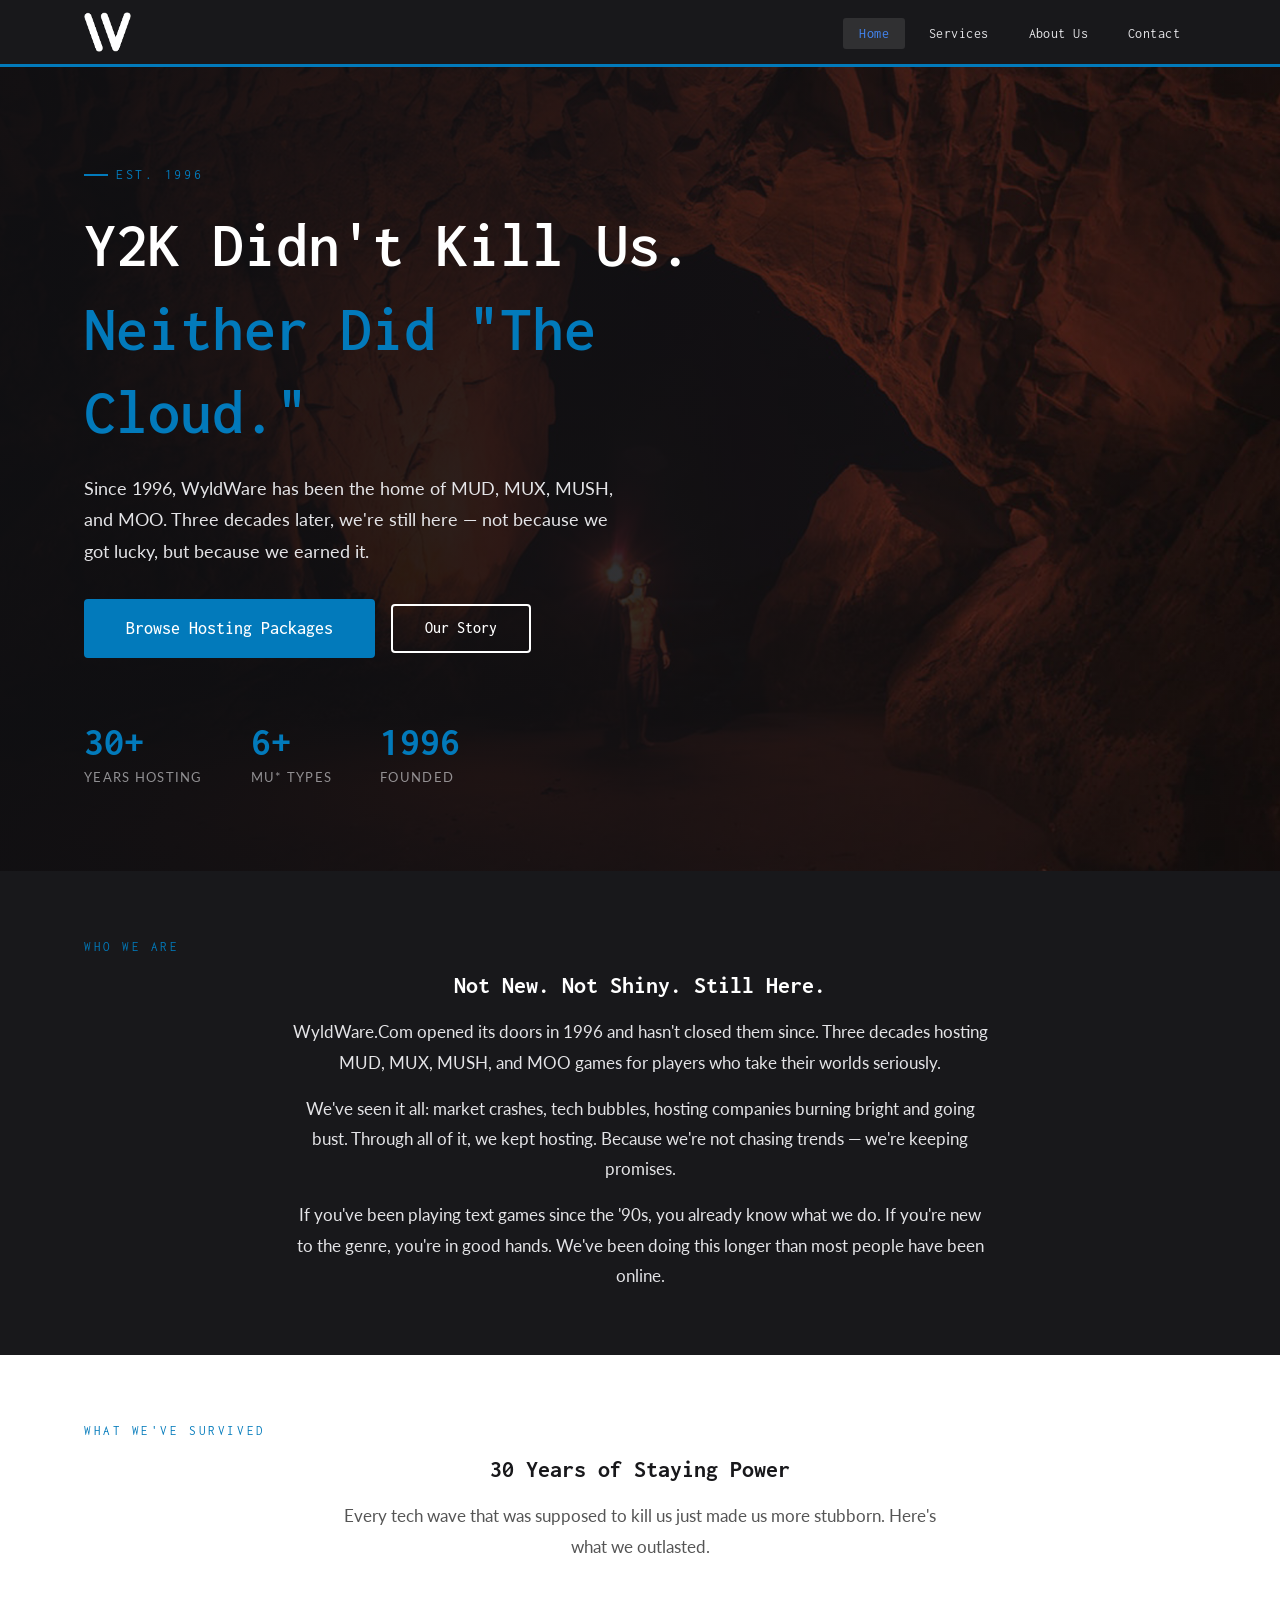
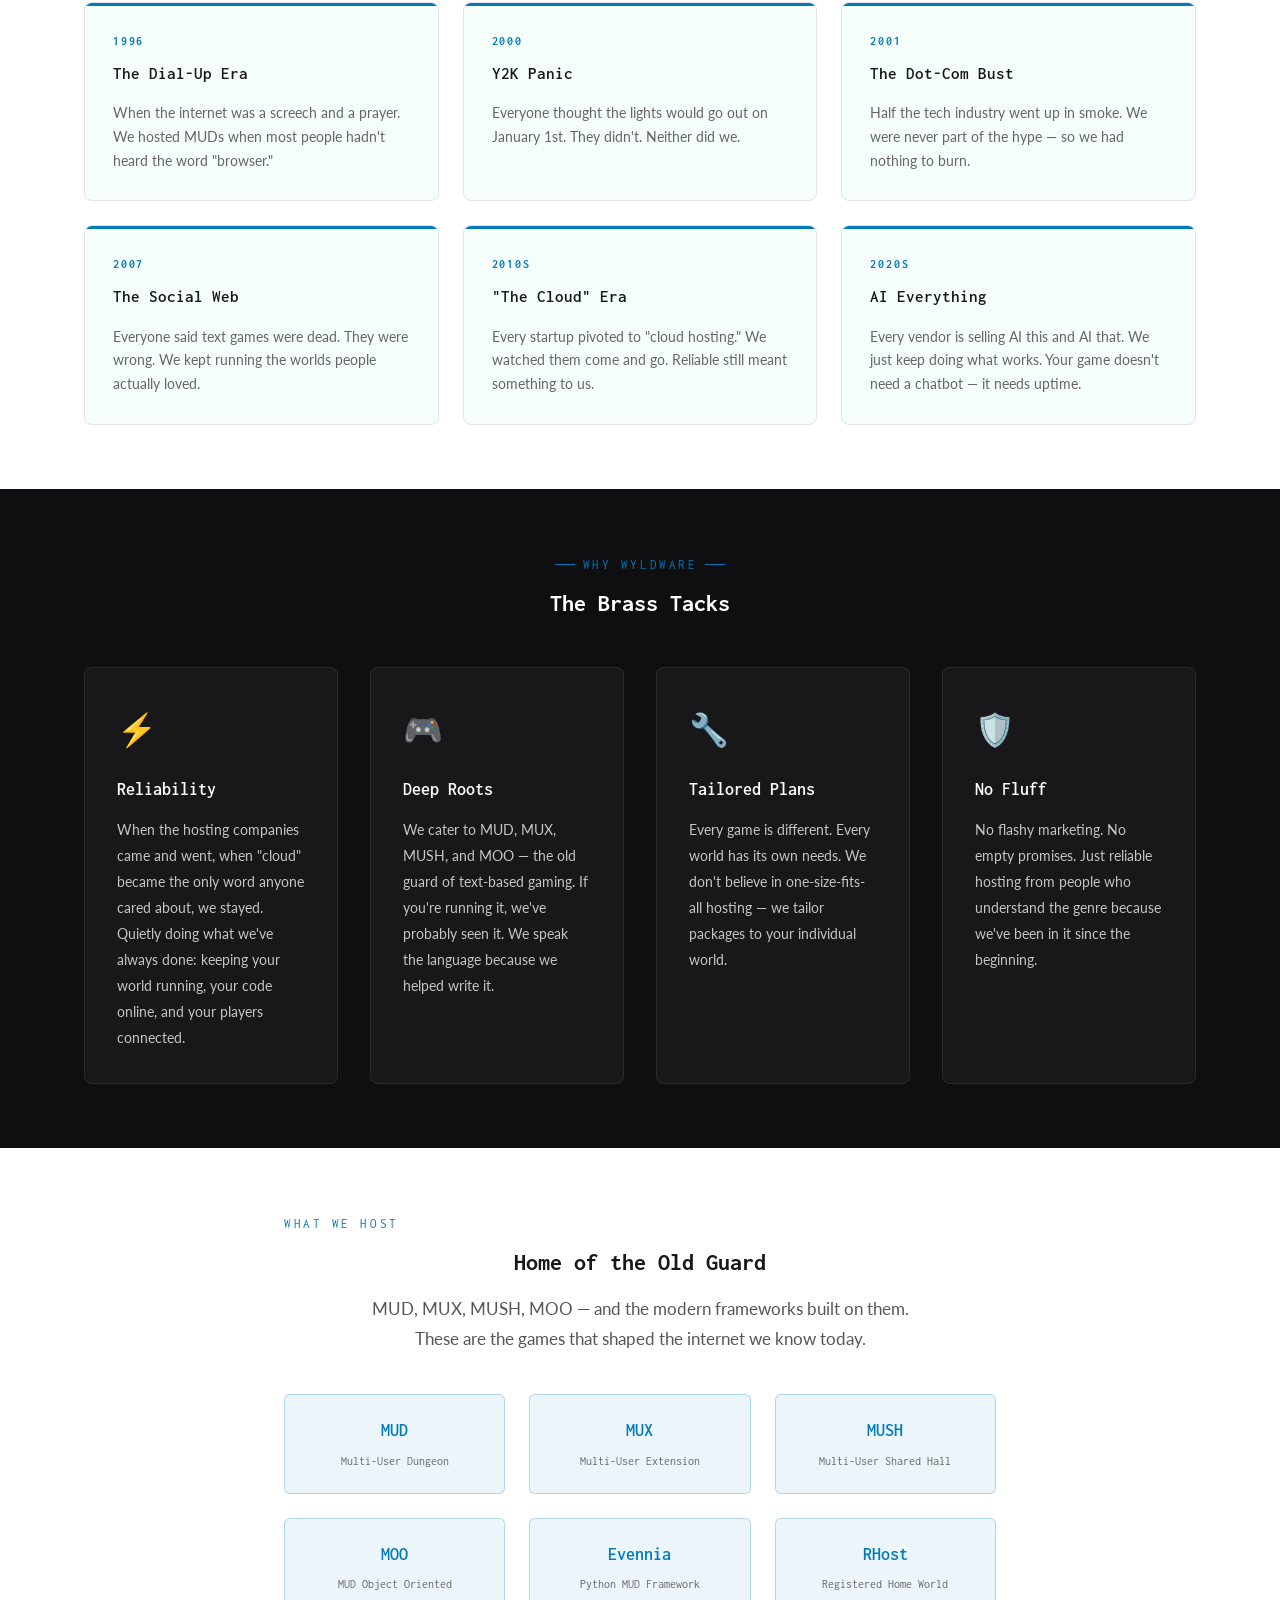
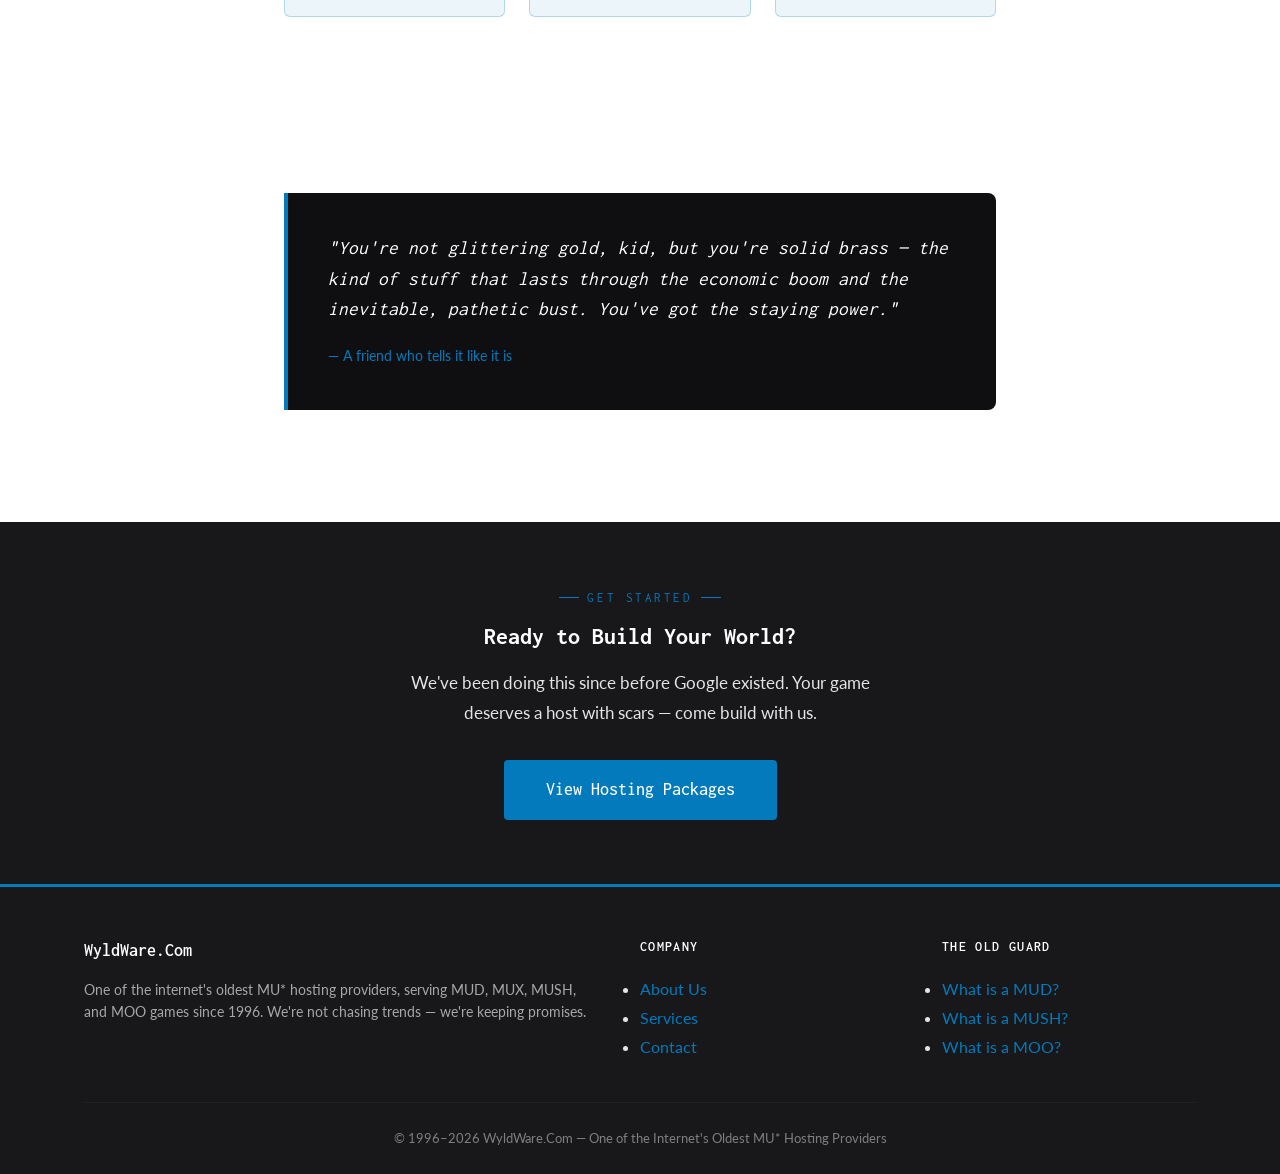
<file: index.html>
<!DOCTYPE html>
<html lang="en">
<head>
  <meta charset="UTF-8">
  <meta name="viewport" content="width=device-width, initial-scale=1.0">
  <title>WyldWare.Com — One of the Internet's Oldest MU* Hosting Providers</title>
  <meta name="description" content="WyldWare.Com has been hosting MUD, MUX, MUSH, and MOO games since 1996. Three decades of staying power. Reliable MU* hosting from people who've been doing it longer than Google has existed.">
  <link rel="icon" type="image/png" href="/media/favicon.png">
  <link rel="stylesheet" href="/css/style.css">
</head>
<body>

<!-- Navigation -->
<nav class="site-nav">
  <div class="container">
    <a href="/" class="nav-brand">
      <img src="/media/logo.png" alt="WyldWare" style="height:40px;width:auto;">
    </a>
    <ul class="nav-links" id="nav-links">
      <li><a href="/" class="active">Home</a></li>
      <li><a href="/services.html">Services</a></li>
      <li><a href="/about.html">About Us</a></li>
      <li><a href="/contact.html">Contact</a></li>
    </ul>
    <button class="mobile-menu-btn" onclick="document.getElementById('nav-links').classList.toggle('open')" aria-label="Menu">☰</button>
  </div>
</nav>

<!-- Hero -->
<section class="hero">
  <div class="container">
    <div class="hero__content">
      <div class="hero__eyebrow">Est. 1996</div>
      <h1>Y2K Didn't Kill Us.<br><span>Neither Did "The Cloud."</span></h1>
      <p class="hero__sub">Since 1996, WyldWare has been the home of MUD, MUX, MUSH, and MOO. Three decades later, we're still here — not because we got lucky, but because we earned it.</p>
      <div class="hero__actions">
        <a href="/services.html" class="btn btn--primary btn--large">Browse Hosting Packages</a>
        <a href="/about.html" class="btn btn--outline-white">Our Story</a>
      </div>
      <div class="hero__stats">
        <div class="hero__stat">
          <span class="hero__stat-number">30+</span>
          <span class="hero__stat-label">Years Hosting</span>
        </div>
        <div class="hero__stat">
          <span class="hero__stat-number">6+</span>
          <span class="hero__stat-label">MU* Types</span>
        </div>
        <div class="hero__stat">
          <span class="hero__stat-number">1996</span>
          <span class="hero__stat-label">Founded</span>
        </div>
      </div>
    </div>
    
  </div>
</section>

<!-- Who We Are -->
<section class="section section--dark" id="about">
  <div class="container">
    <div class="eyebrow">Who We Are</div>
    <h2 class="text-center">Not New. Not Shiny. Still Here.</h2>
    <p class="text-center" style="max-width: 700px; margin: 1rem auto 0; font-size: 1.05rem; color: var(--gray-light);">
      WyldWare.Com opened its doors in 1996 and hasn't closed them since. Three decades hosting MUD, MUX, MUSH, and MOO games for players who take their worlds seriously.
    </p>
    <p class="text-center" style="max-width: 700px; margin: 1rem auto 0; font-size: 1.05rem; color: var(--gray-light);">
      We've seen it all: market crashes, tech bubbles, hosting companies burning bright and going bust. Through all of it, we kept hosting. Because we're not chasing trends — we're keeping promises.
    </p>
    <p class="text-center" style="max-width: 700px; margin: 1rem auto 0; font-size: 1.05rem; color: var(--gray-light);">
      If you've been playing text games since the '90s, you already know what we do. If you're new to the genre, you're in good hands. We've been doing this longer than most people have been online.
    </p>
  </div>
</section>

<!-- What We Survived -->
<section class="section">
  <div class="container">
    <div class="eyebrow">What We've Survived</div>
    <h2 class="text-center">30 Years of Staying Power</h2>
    <p class="text-center" style="max-width: 620px; margin: 1rem auto 0; color: #555; font-size: 1.05rem;">
      Every tech wave that was supposed to kill us just made us more stubborn. Here's what we outlasted.
    </p>
    <div class="survived-grid">
      <div class="survived-card">
        <div class="survived-card__year">1996</div>
        <div class="survived-card__event">The Dial-Up Era</div>
        <div class="survived-card__desc">When the internet was a screech and a prayer. We hosted MUDs when most people hadn't heard the word "browser."</div>
      </div>
      <div class="survived-card">
        <div class="survived-card__year">2000</div>
        <div class="survived-card__event">Y2K Panic</div>
        <div class="survived-card__desc">Everyone thought the lights would go out on January 1st. They didn't. Neither did we.</div>
      </div>
      <div class="survived-card">
        <div class="survived-card__year">2001</div>
        <div class="survived-card__event">The Dot-Com Bust</div>
        <div class="survived-card__desc">Half the tech industry went up in smoke. We were never part of the hype — so we had nothing to burn.</div>
      </div>
      <div class="survived-card">
        <div class="survived-card__year">2007</div>
        <div class="survived-card__event">The Social Web</div>
        <div class="survived-card__desc">Everyone said text games were dead. They were wrong. We kept running the worlds people actually loved.</div>
      </div>
      <div class="survived-card">
        <div class="survived-card__year">2010s</div>
        <div class="survived-card__event">"The Cloud" Era</div>
        <div class="survived-card__desc">Every startup pivoted to "cloud hosting." We watched them come and go. Reliable still meant something to us.</div>
      </div>
      <div class="survived-card">
        <div class="survived-card__year">2020s</div>
        <div class="survived-card__event">AI Everything</div>
        <div class="survived-card__desc">Every vendor is selling AI this and AI that. We just keep doing what works. Your game doesn't need a chatbot — it needs uptime.</div>
      </div>
    </div>
  </div>
</section>

<!-- Value Props -->
<section class="section section--darker">
  <div class="container">
    <div class="eyebrow" style="justify-content: center;">Why WyldWare</div>
    <h2 class="text-center">The Brass Tacks</h2>
    <div class="props-grid">
      <div class="prop-card">
        <span class="prop-card__icon">⚡</span>
        <div class="prop-card__title">Reliability</div>
        <div class="prop-card__body">When the hosting companies came and went, when "cloud" became the only word anyone cared about, we stayed. Quietly doing what we've always done: keeping your world running, your code online, and your players connected.</div>
      </div>
      <div class="prop-card">
        <span class="prop-card__icon">🎮</span>
        <div class="prop-card__title">Deep Roots</div>
        <div class="prop-card__body">We cater to MUD, MUX, MUSH, and MOO — the old guard of text-based gaming. If you're running it, we've probably seen it. We speak the language because we helped write it.</div>
      </div>
      <div class="prop-card">
        <span class="prop-card__icon">🔧</span>
        <div class="prop-card__title">Tailored Plans</div>
        <div class="prop-card__body">Every game is different. Every world has its own needs. We don't believe in one-size-fits-all hosting — we tailor packages to your individual world.</div>
      </div>
      <div class="prop-card">
        <span class="prop-card__icon">🛡️</span>
        <div class="prop-card__title">No Fluff</div>
        <div class="prop-card__body">No flashy marketing. No empty promises. Just reliable hosting from people who understand the genre because we've been in it since the beginning.</div>
      </div>
    </div>
  </div>
</section>

<!-- What We Host -->
<section class="section">
  <div class="container container--narrow text-center">
    <div class="eyebrow">What We Host</div>
    <h2>Home of the Old Guard</h2>
    <p style="color: #555; max-width: 560px; margin: 1rem auto 2.5rem; font-size: 1.05rem;">
      MUD, MUX, MUSH, MOO — and the modern frameworks built on them. These are the games that shaped the internet we know today.
    </p>
    <div class="game-grid">
      <div class="game-tag">MUD<span>Multi-User Dungeon</span></div>
      <div class="game-tag">MUX<span>Multi-User Extension</span></div>
      <div class="game-tag">MUSH<span>Multi-User Shared Hall</span></div>
      <div class="game-tag">MOO<span>MUD Object Oriented</span></div>
      <div class="game-tag">Evennia<span>Python MUD Framework</span></div>
      <div class="game-tag">RHost<span>Registered Home World</span></div>
    </div>
  </div>
</section>

<!-- Quote -->
<section class="section">
  <div class="container container--narrow">
    <div class="quote-block">
      <blockquote>"You're not glittering gold, kid, but you're solid brass — the kind of stuff that lasts through the economic boom and the inevitable, pathetic bust. You've got the staying power."</blockquote>
      <cite>— A friend who tells it like it is</cite>
    </div>
  </div>
</section>

<!-- CTA -->
<section class="section section--dark text-center">
  <div class="container container--narrow">
    <div class="eyebrow" style="justify-content: center;">Get Started</div>
    <h2>Ready to Build Your World?</h2>
    <p style="color: var(--gray-light); max-width: 520px; margin: 1rem auto 0; font-size: 1.05rem;">
      We've been doing this since before Google existed. Your game deserves a host with scars — come build with us.
    </p>
    <div style="margin-top: 2rem;">
      <a href="/services.html" class="btn btn--primary btn--large">View Hosting Packages</a>
    </div>
  </div>
</section>

<!-- Footer -->
<footer class="site-footer">
  <div class="container">
    <div class="footer-grid">
      <div>
        <div class="footer-brand__name">WyldWare.Com</div>
        <p class="footer-brand__desc">One of the internet's oldest MU* hosting providers, serving MUD, MUX, MUSH, and MOO games since 1996. We're not chasing trends — we're keeping promises.</p>
      </div>
      <div>
        <div class="footer-col__heading">Company</div>
        <ul>
          <li><a href="/about.html">About Us</a></li>
          <li><a href="/services.html">Services</a></li>
          <li><a href="/contact.html">Contact</a></li>
        </ul>
      </div>
      <div>
        <div class="footer-col__heading">The Old Guard</div>
        <ul>
          <li><a href="https://en.wikipedia.org/wiki/MUD" target="_blank" rel="noopener">What is a MUD?</a></li>
          <li><a href="https://en.wikipedia.org/wiki/MUSH" target="_blank" rel="noopener">What is a MUSH?</a></li>
          <li><a href="https://en.wikipedia.org/wiki/MOO" target="_blank" rel="noopener">What is a MOO?</a></li>
        </ul>
      </div>
    </div>
    <div class="footer-bar">
      &copy; 1996–2026 WyldWare.Com — One of the Internet's Oldest MU* Hosting Providers
    </div>
  </div>
</footer>

</body>
</html>
</file>
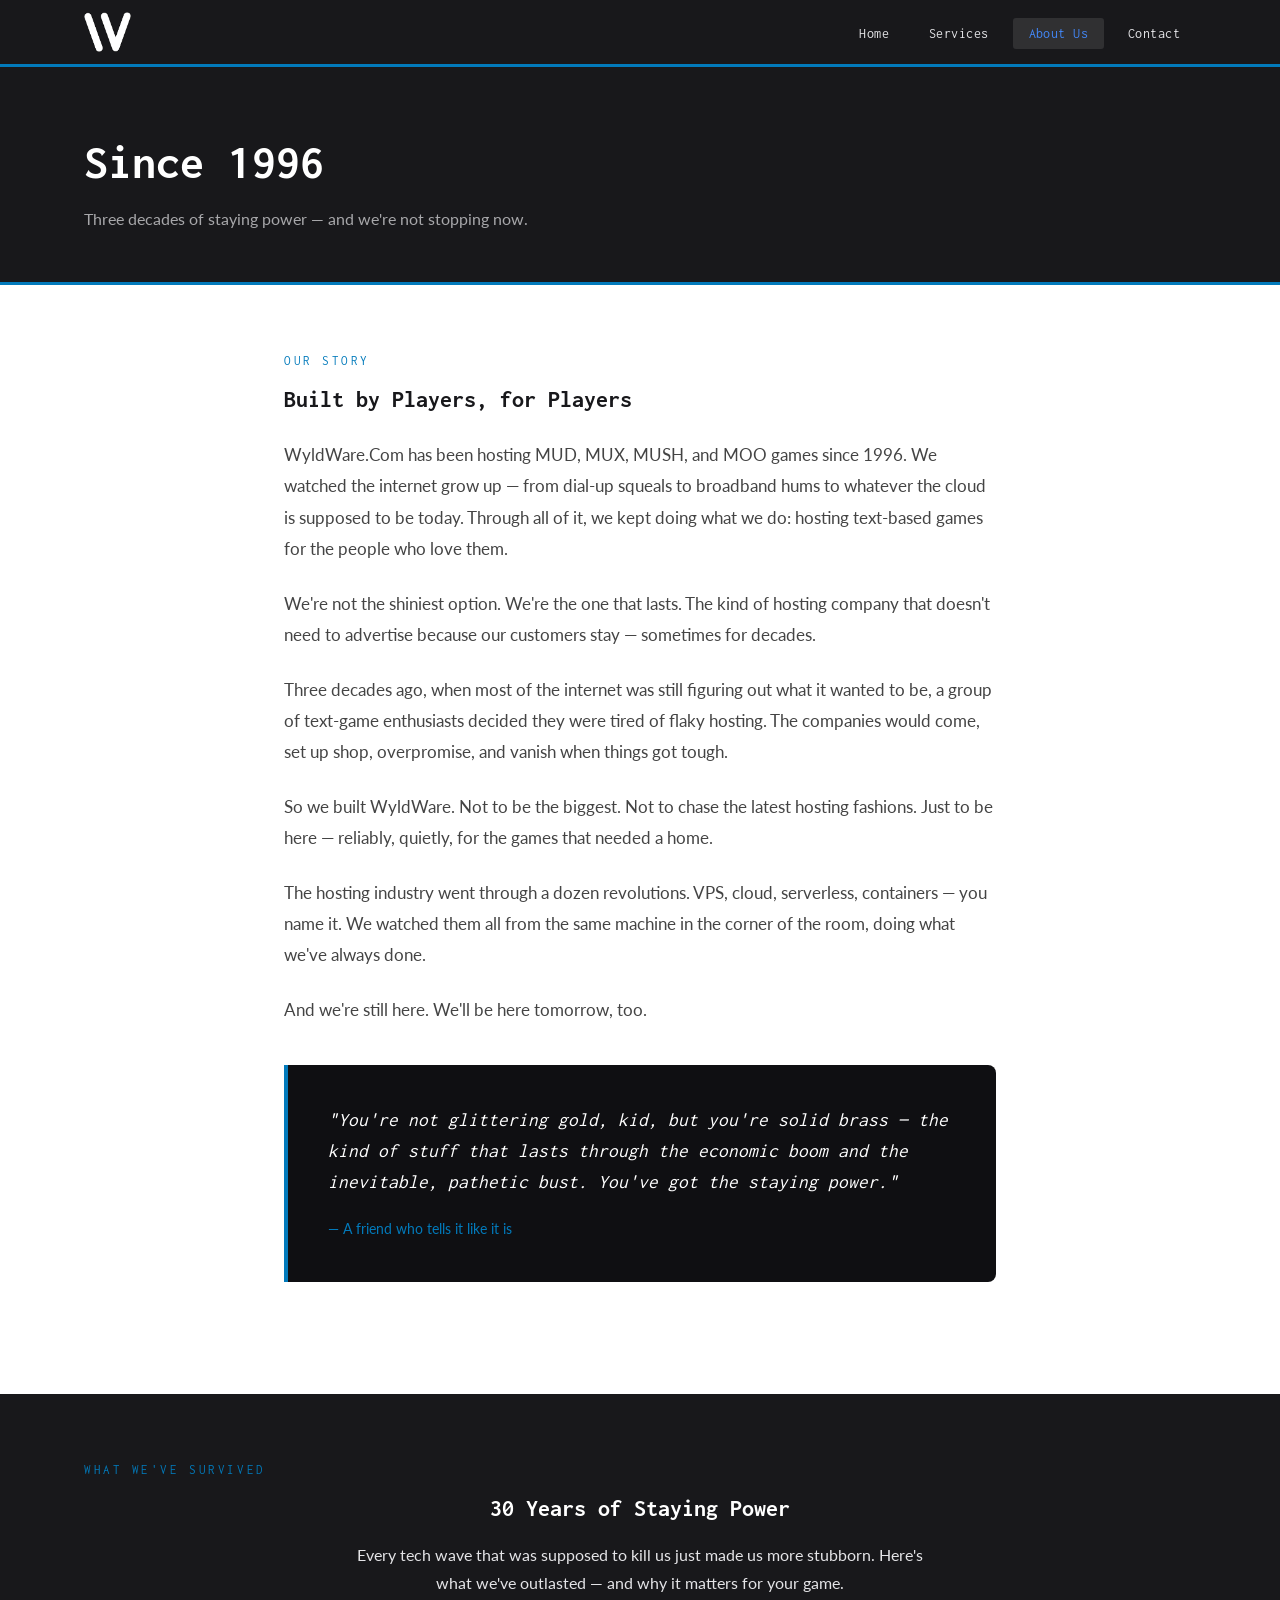
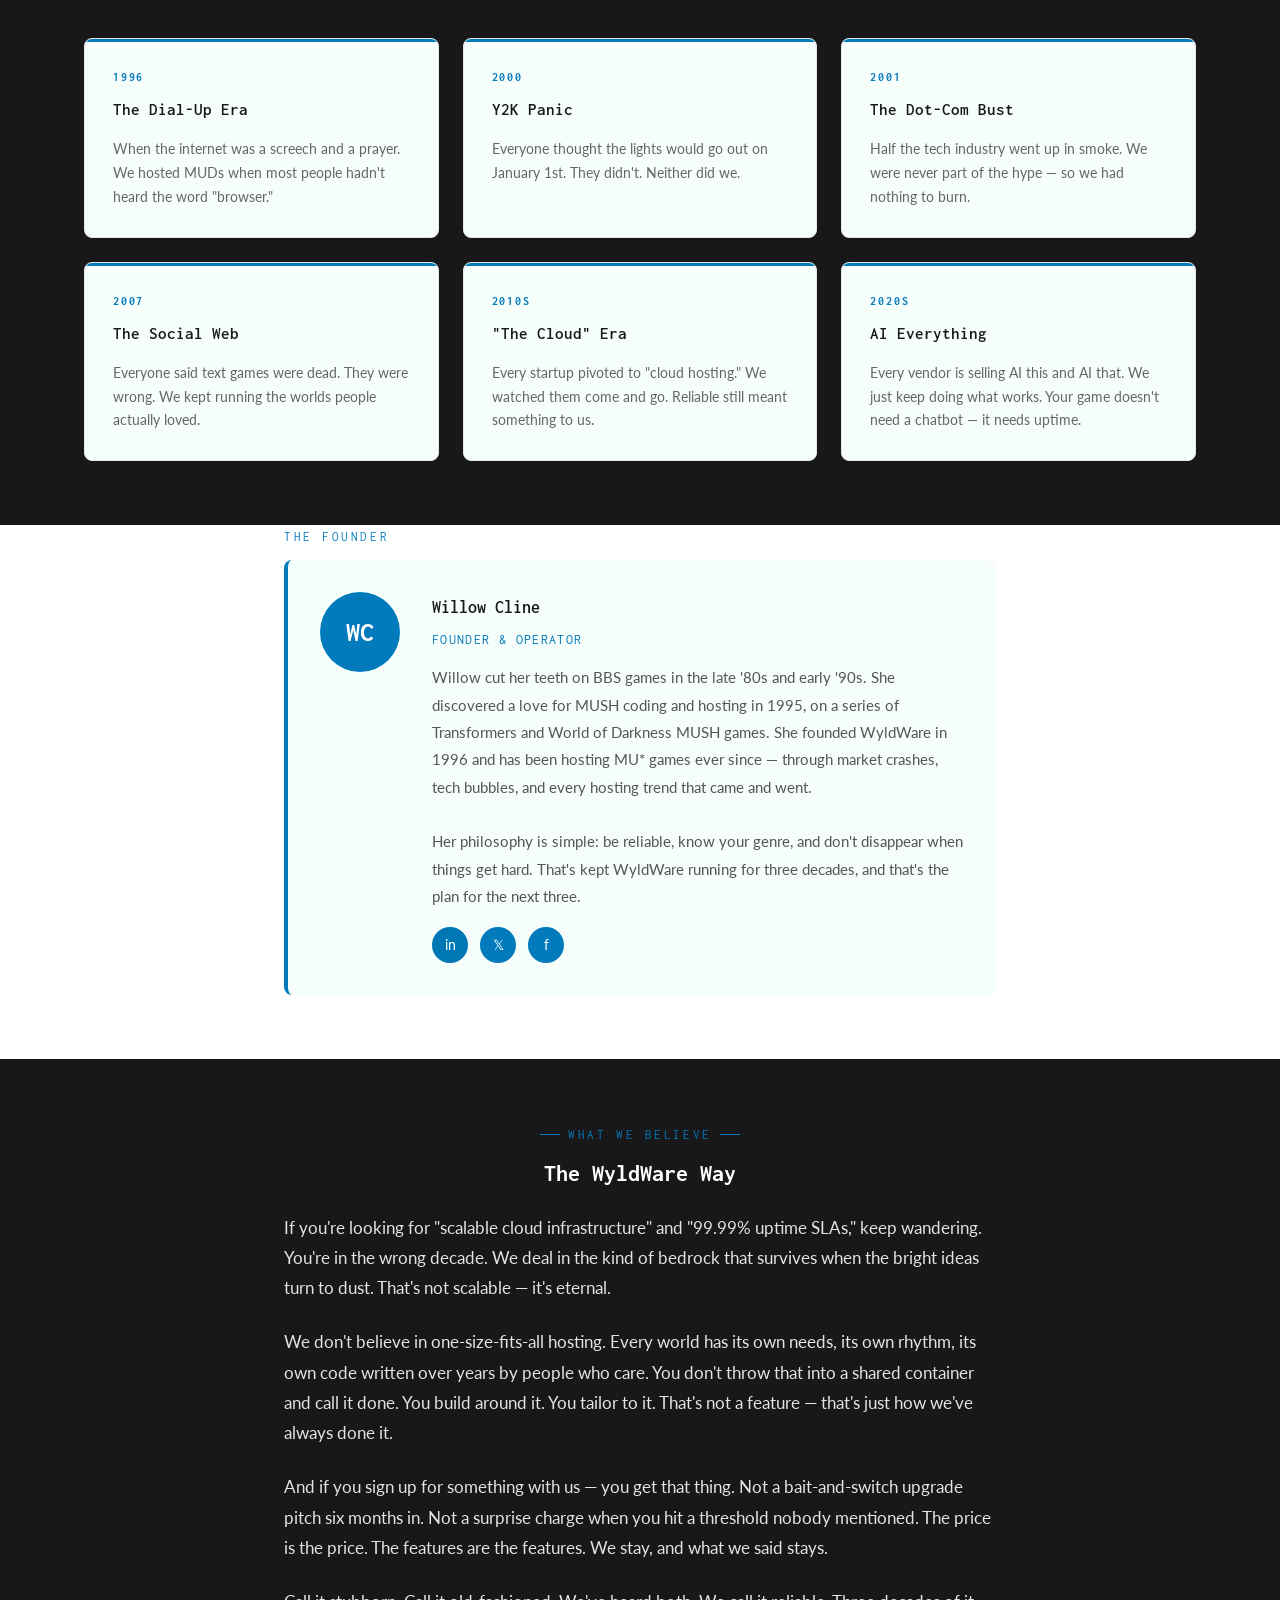
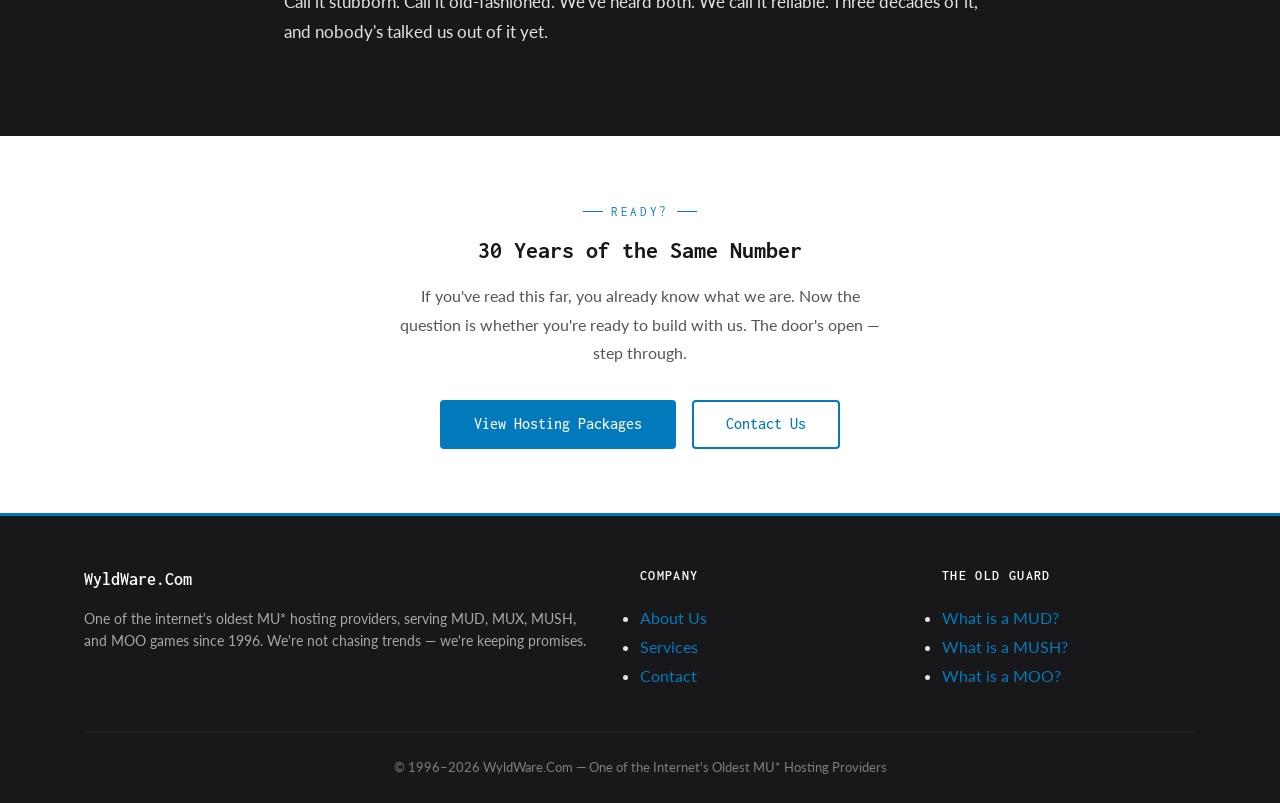
<file: about.html>
<!DOCTYPE html>
<html lang="en">
<head>
  <meta charset="UTF-8">
  <meta name="viewport" content="width=device-width, initial-scale=1.0">
  <title>About Us — WyldWare.Com</title>
  <meta name="description" content="Since 1996, WyldWare.Com has been hosting MUD, MUX, MUSH, and MOO games. We're not the shiniest option — we're the one that lasts.">
  <link rel="icon" type="image/png" href="/media/favicon.png">
  <link rel="stylesheet" href="/css/style.css">
</head>
<body>

<!-- Navigation -->
<nav class="site-nav">
  <div class="container">
    <a href="/" class="nav-brand"><img src="/media/logo.png" alt="WyldWare" style="height:40px;width:auto;"></a>
    <ul class="nav-links" id="nav-links">
      <li><a href="/">Home</a></li>
      <li><a href="/services.html">Services</a></li>
      <li><a href="/about.html" class="active">About Us</a></li>
      <li><a href="/contact.html">Contact</a></li>
    </ul>
    <button class="mobile-menu-btn" onclick="document.getElementById('nav-links').classList.toggle('open')" aria-label="Menu">☰</button>
  </div>
</nav>

<!-- Page Header -->
<header class="page-header">
  <div class="container">
    <h1>Since 1996</h1>
    <p class="page-header__sub">Three decades of staying power — and we're not stopping now.</p>
  </div>
</header>

<!-- Our Story -->
<section class="section">
  <div class="container container--narrow">
    <div class="eyebrow">Our Story</div>
    <h2>Built by Players, for Players</h2>

    <p style="margin: 1.5rem 0; font-size: 1.05rem; color: #444; line-height: 1.85;">
      WyldWare.Com has been hosting MUD, MUX, MUSH, and MOO games since 1996. We watched the internet grow up — from dial-up squeals to broadband hums to whatever the cloud is supposed to be today. Through all of it, we kept doing what we do: hosting text-based games for the people who love them.
    </p>

    <p style="margin: 1.5rem 0; font-size: 1.05rem; color: #444; line-height: 1.85;">
      We're not the shiniest option. We're the one that lasts. The kind of hosting company that doesn't need to advertise because our customers stay — sometimes for decades.
    </p>

    <p style="margin: 1.5rem 0; font-size: 1.05rem; color: #444; line-height: 1.85;">
      Three decades ago, when most of the internet was still figuring out what it wanted to be, a group of text-game enthusiasts decided they were tired of flaky hosting. The companies would come, set up shop, overpromise, and vanish when things got tough.
    </p>

    <p style="margin: 1.5rem 0; font-size: 1.05rem; color: #444; line-height: 1.85;">
      So we built WyldWare. Not to be the biggest. Not to chase the latest hosting fashions. Just to be here — reliably, quietly, for the games that needed a home.
    </p>

    <p style="margin: 1.5rem 0; font-size: 1.05rem; color: #444; line-height: 1.85;">
      The hosting industry went through a dozen revolutions. VPS, cloud, serverless, containers — you name it. We watched them all from the same machine in the corner of the room, doing what we've always done.
    </p>

    <p style="margin: 1.5rem 0; font-size: 1.05rem; color: #444; line-height: 1.85;">
      And we're still here. We'll be here tomorrow, too.
    </p>

    <!-- Quote -->
    <div class="quote-block" style="margin-top: 2.5rem;">
      <blockquote>"You're not glittering gold, kid, but you're solid brass — the kind of stuff that lasts through the economic boom and the inevitable, pathetic bust. You've got the staying power."</blockquote>
      <cite>— A friend who tells it like it is</cite>
    </div>
  </div>
</section>

<!-- What We've Survived -->
<section class="section section--dark">
  <div class="container">
    <div class="eyebrow">What We've Survived</div>
    <h2 class="text-center">30 Years of Staying Power</h2>
    <p class="text-center" style="max-width: 580px; margin: 1rem auto 0; color: var(--gray-light); font-size: 1rem;">
      Every tech wave that was supposed to kill us just made us more stubborn. Here's what we've outlasted — and why it matters for your game.
    </p>
    <div class="survived-grid">
      <div class="survived-card">
        <div class="survived-card__year">1996</div>
        <div class="survived-card__event">The Dial-Up Era</div>
        <div class="survived-card__desc">When the internet was a screech and a prayer. We hosted MUDs when most people hadn't heard the word "browser."</div>
      </div>
      <div class="survived-card">
        <div class="survived-card__year">2000</div>
        <div class="survived-card__event">Y2K Panic</div>
        <div class="survived-card__desc">Everyone thought the lights would go out on January 1st. They didn't. Neither did we.</div>
      </div>
      <div class="survived-card">
        <div class="survived-card__year">2001</div>
        <div class="survived-card__event">The Dot-Com Bust</div>
        <div class="survived-card__desc">Half the tech industry went up in smoke. We were never part of the hype — so we had nothing to burn.</div>
      </div>
      <div class="survived-card">
        <div class="survived-card__year">2007</div>
        <div class="survived-card__event">The Social Web</div>
        <div class="survived-card__desc">Everyone said text games were dead. They were wrong. We kept running the worlds people actually loved.</div>
      </div>
      <div class="survived-card">
        <div class="survived-card__year">2010s</div>
        <div class="survived-card__event">"The Cloud" Era</div>
        <div class="survived-card__desc">Every startup pivoted to "cloud hosting." We watched them come and go. Reliable still meant something to us.</div>
      </div>
      <div class="survived-card">
        <div class="survived-card__year">2020s</div>
        <div class="survived-card__event">AI Everything</div>
        <div class="survived-card__desc">Every vendor is selling AI this and AI that. We just keep doing what works. Your game doesn't need a chatbot — it needs uptime.</div>
      </div>
    </div>
  </div>
</section>

<!-- Founder -->
<section class="section" style="padding-top: 0;">
  <div class="container container--narrow">
    <div class="eyebrow">The Founder</div>
    <div class="founder-card">
      <div class="founder-card__avatar">WC</div>
      <div>
        <div class="founder-card__name">Willow Cline</div>
        <div class="founder-card__role">Founder &amp; Operator</div>
        <div class="founder-card__bio">
          Willow cut her teeth on BBS games in the late '80s and early '90s. She discovered a love for MUSH coding and hosting in 1995, on a series of Transformers and World of Darkness MUSH games. She founded WyldWare in 1996 and has been hosting MU* games ever since — through market crashes, tech bubbles, and every hosting trend that came and went.
          <br><br>
          Her philosophy is simple: be reliable, know your genre, and don't disappear when things get hard. That's kept WyldWare running for three decades, and that's the plan for the next three.
        </div>
        <div class="contact-info__social" style="margin-top: 1rem;">
          <a href="https://www.linkedin.com/in/jason-cline-3a7ba971/" target="_blank" rel="noopener" title="LinkedIn" style="background: #0077B5;">in</a>
          <a href="https://twitter.com/darksir23" target="_blank" rel="noopener" title="Twitter">𝕏</a>
          <a href="https://www.facebook.com/jasoncline23" target="_blank" rel="noopener" title="Facebook">f</a>
        </div>
      </div>
    </div>
  </div>
</section>

<!-- Values -->
<section class="section section--dark">
  <div class="container container--narrow">
    <div class="eyebrow" style="justify-content: center;">What We Believe</div>
    <h2 class="text-center">The WyldWare Way</h2>

    <p style="margin: 1.5rem 0; font-size: 1.05rem; color: var(--gray-light);">
      If you're looking for "scalable cloud infrastructure" and "99.99% uptime SLAs," keep wandering. You're in the wrong decade. We deal in the kind of bedrock that survives when the bright ideas turn to dust. That's not scalable — it's eternal.
    </p>

    <p style="margin: 1.5rem 0; font-size: 1.05rem; color: var(--gray-light);">
      We don't believe in one-size-fits-all hosting. Every world has its own needs, its own rhythm, its own code written over years by people who care. You don't throw that into a shared container and call it done. You build around it. You tailor to it. That's not a feature — that's just how we've always done it.
    </p>

    <p style="margin: 1.5rem 0; font-size: 1.05rem; color: var(--gray-light);">
      And if you sign up for something with us — you get that thing. Not a bait-and-switch upgrade pitch six months in. Not a surprise charge when you hit a threshold nobody mentioned. The price is the price. The features are the features. We stay, and what we said stays.
    </p>

    <p style="margin: 1.5rem 0; font-size: 1.05rem; color: var(--gray-light);">
      Call it stubborn. Call it old-fashioned. We've heard both. We call it reliable. Three decades of it, and nobody's talked us out of it yet.
    </p>
  </div>
</section>

<!-- CTA -->
<section class="section text-center">
  <div class="container container--narrow">
    <div class="eyebrow" style="justify-content: center;">Ready?</div>
    <h2>30 Years of the Same Number</h2>
    <p style="color: #555; max-width: 480px; margin: 1rem auto 0;">
      If you've read this far, you already know what we are. Now the question is whether you're ready to build with us. The door's open — step through.
    </p>
    <div style="margin-top: 2rem; display: flex; gap: 1rem; justify-content: center; flex-wrap: wrap;">
      <a href="/services.html" class="btn btn--primary">View Hosting Packages</a>
      <a href="/contact.html" class="btn btn--outline">Contact Us</a>
    </div>
  </div>
</section>

<!-- Footer -->
<footer class="site-footer">
  <div class="container">
    <div class="footer-grid">
      <div>
        <div class="footer-brand__name">WyldWare.Com</div>
        <p class="footer-brand__desc">One of the internet's oldest MU* hosting providers, serving MUD, MUX, MUSH, and MOO games since 1996. We're not chasing trends — we're keeping promises.</p>
      </div>
      <div>
        <div class="footer-col__heading">Company</div>
        <ul>
          <li><a href="/about.html">About Us</a></li>
          <li><a href="/services.html">Services</a></li>
          <li><a href="/contact.html">Contact</a></li>
        </ul>
      </div>
      <div>
        <div class="footer-col__heading">The Old Guard</div>
        <ul>
          <li><a href="https://en.wikipedia.org/wiki/MUD" target="_blank" rel="noopener">What is a MUD?</a></li>
          <li><a href="https://en.wikipedia.org/wiki/MUSH" target="_blank" rel="noopener">What is a MUSH?</a></li>
          <li><a href="https://en.wikipedia.org/wiki/MOO" target="_blank" rel="noopener">What is a MOO?</a></li>
        </ul>
      </div>
    </div>
    <div class="footer-bar">
      &copy; 1996–2026 WyldWare.Com — One of the Internet's Oldest MU* Hosting Providers
    </div>
  </div>
</footer>

</body>
</html>
</file>
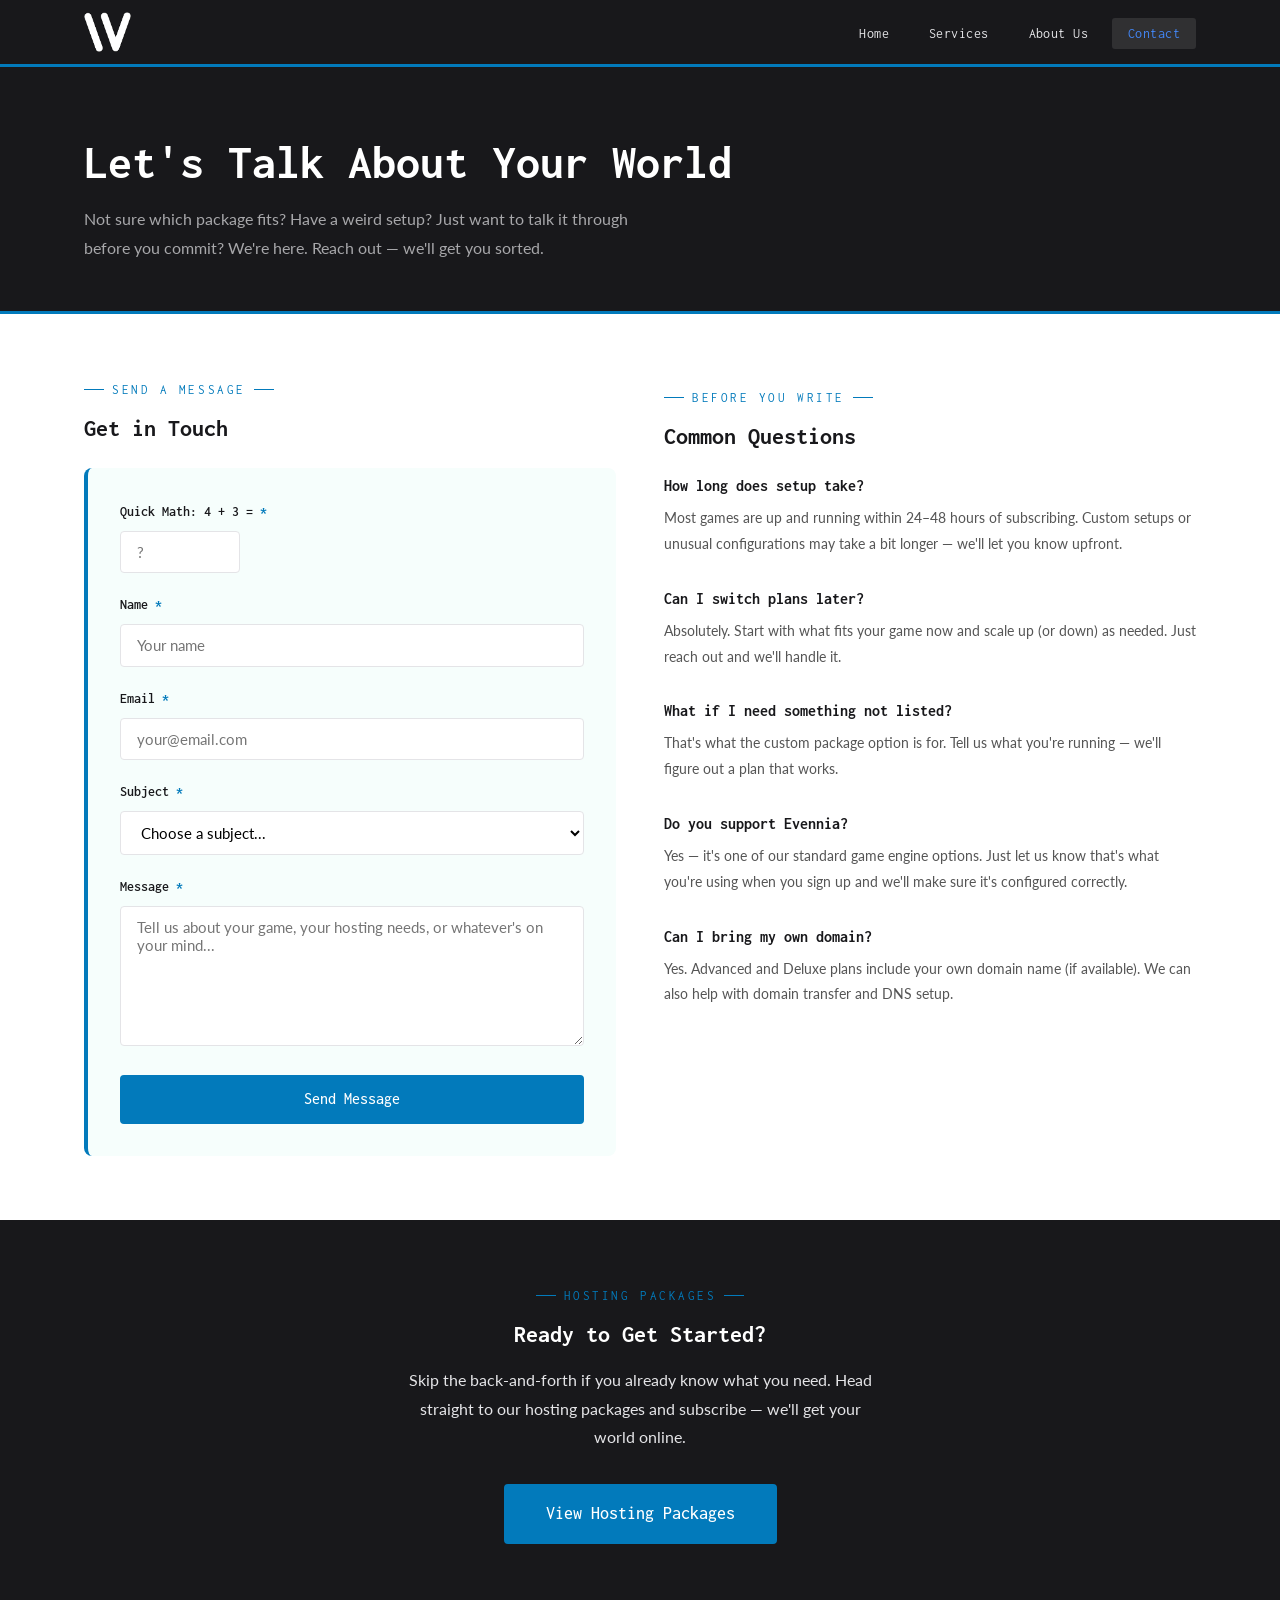
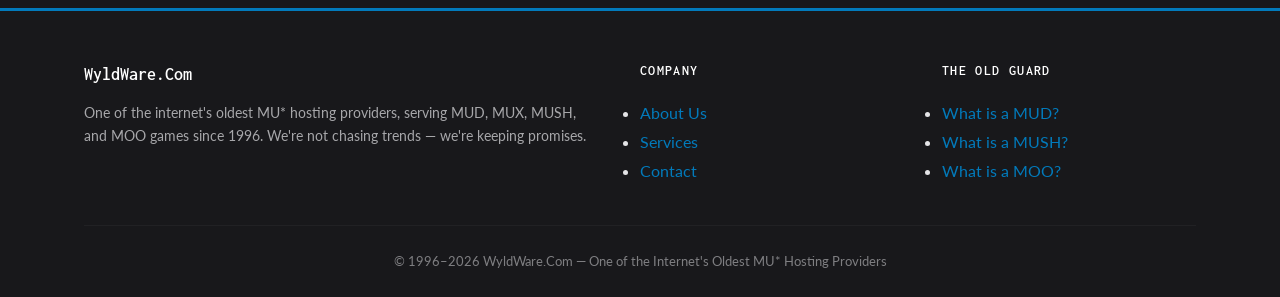
<file: contact.html>
<!DOCTYPE html>
<html lang="en">
<head>
  <meta charset="UTF-8">
  <meta name="viewport" content="width=device-width, initial-scale=1.0">
  <title>Contact — WyldWare.Com</title>
  <meta name="description" content="Get in touch with WyldWare.Com. Questions about hosting, custom setups, or anything MU* related — we're here to help.">
  <link rel="icon" type="image/png" href="/media/favicon.png">
  <link rel="stylesheet" href="/css/style.css">
</head>
<body>

<!-- Navigation -->
<nav class="site-nav">
  <div class="container">
    <a href="/" class="nav-brand"><img src="/media/logo.png" alt="WyldWare" style="height:40px;width:auto;"></a>
    <ul class="nav-links" id="nav-links">
      <li><a href="/">Home</a></li>
      <li><a href="/services.html">Services</a></li>
      <li><a href="/about.html">About Us</a></li>
      <li><a href="/contact.html" class="active">Contact</a></li>
    </ul>
    <button class="mobile-menu-btn" onclick="document.getElementById('nav-links').classList.toggle('open')" aria-label="Menu">☰</button>
  </div>
</nav>

<!-- Page Header -->
<header class="page-header">
  <div class="container">
    <h1>Let's Talk About Your World</h1>
    <p class="page-header__sub">Not sure which package fits? Have a weird setup? Just want to talk it through before you commit? We're here. Reach out — we'll get you sorted.</p>
  </div>
</header>

<!-- Contact Form + Info -->
<section class="section">
  <div class="container">
    <div class="contact-grid">

      <!-- Form -->
      <div>
        <div class="eyebrow" style="justify-content: flex-start;">Send a Message</div>
        <h2 style="margin-bottom: 1.5rem;">Get in Touch</h2>
        <div class="contact-form">
          <form id="contact-form" name="contact" method="post" action="contact.php" novalidate>
            <!-- Bot Protection: Honeypot (hidden field) -->
            <div style="position:absolute;left:-9999px;" aria-hidden="true">
              <label for="website">Website</label>
              <input type="text" id="website" name="website" tabindex="-1" autocomplete="off">
            </div>
            
            <!-- Bot Protection: Timestamp -->
            <input type="hidden" id="form-timestamp" name="form_timestamp" value="">
            <script>document.getElementById('form-timestamp').value = Date.now();</script>
            
            <!-- Bot Protection: Simple Math -->
            <div class="form-group" id="math-captcha">
              <label for="math-answer">Quick Math: <span id="math-question"></span> <span class="required">*</span></label>
              <input type="text" id="math-answer" name="math_answer" required placeholder="?" style="max-width:120px;">
              <input type="hidden" id="math-result" name="math_result" value="">
              <script>
                (function() {
                  var a = Math.floor(Math.random() * 8) + 1;
                  var b = Math.floor(Math.random() * 8) + 1;
                  document.getElementById('math-question').textContent = a + ' + ' + b + ' =';
                  document.getElementById('math-result').value = a + b;
                })();
              </script>
            </div>
            <div class="form-group">
              <label for="name">Name <span class="required">*</span></label>
              <input type="text" id="name" name="name" required placeholder="Your name">
            </div>
            <div class="form-group">
              <label for="email">Email <span class="required">*</span></label>
              <input type="email" id="email" name="email" required placeholder="your@email.com">
            </div>
            <div class="form-group">
              <label for="subject">Subject <span class="required">*</span></label>
              <select id="subject" name="subject" required>
                <option value="">Choose a subject...</option>
                <option value="hosting">Hosting Question</option>
                <option value="setup">Game Setup / Installation</option>
                <option value="custom">Custom Package</option>
                <option value="billing">Billing Question</option>
                <option value="other">Other</option>
              </select>
            </div>
            <div class="form-group">
              <label for="message">Message <span class="required">*</span></label>
              <textarea id="message" name="message" required placeholder="Tell us about your game, your hosting needs, or whatever's on your mind..."></textarea>
            </div>
            <button type="submit" class="btn btn--primary" style="width: 100%;">Send Message</button>
          </form>
        </div>
      </div>

      <!-- Info -->
      <div>
        <div class="eyebrow" style="justify-content: flex-start; margin-top: 0.5rem;">Before You Write</div>
        <h2 style="margin-bottom: 1.5rem;">Common Questions</h2>

        <div class="contact-info__block">
          <h3>How long does setup take?</h3>
          <p>Most games are up and running within 24–48 hours of subscribing. Custom setups or unusual configurations may take a bit longer — we'll let you know upfront.</p>
        </div>

        <div class="contact-info__block">
          <h3>Can I switch plans later?</h3>
          <p>Absolutely. Start with what fits your game now and scale up (or down) as needed. Just reach out and we'll handle it.</p>
        </div>

        <div class="contact-info__block">
          <h3>What if I need something not listed?</h3>
          <p>That's what the custom package option is for. Tell us what you're running — we'll figure out a plan that works.</p>
        </div>

        <div class="contact-info__block">
          <h3>Do you support Evennia?</h3>
          <p>Yes — it's one of our standard game engine options. Just let us know that's what you're using when you sign up and we'll make sure it's configured correctly.</p>
        </div>

        <div class="contact-info__block">
          <h3>Can I bring my own domain?</h3>
          <p>Yes. Advanced and Deluxe plans include your own domain name (if available). We can also help with domain transfer and DNS setup.</p>
        </div>

      </div>

    </div>
  </div>
</section>

<!-- Bottom CTA -->
<section class="section section--dark text-center">
  <div class="container container--narrow">
    <div class="eyebrow" style="justify-content: center;">Hosting Packages</div>
    <h2>Ready to Get Started?</h2>
    <p style="color: var(--gray-light); max-width: 480px; margin: 1rem auto 0;">
      Skip the back-and-forth if you already know what you need. Head straight to our hosting packages and subscribe — we'll get your world online.
    </p>
    <div style="margin-top: 2rem;">
      <a href="/services.html" class="btn btn--primary btn--large">View Hosting Packages</a>
    </div>
  </div>
</section>

<!-- Footer -->
<footer class="site-footer">
  <div class="container">
    <div class="footer-grid">
      <div>
        <div class="footer-brand__name">WyldWare.Com</div>
        <p class="footer-brand__desc">One of the internet's oldest MU* hosting providers, serving MUD, MUX, MUSH, and MOO games since 1996. We're not chasing trends — we're keeping promises.</p>
      </div>
      <div>
        <div class="footer-col__heading">Company</div>
        <ul>
          <li><a href="/about.html">About Us</a></li>
          <li><a href="/services.html">Services</a></li>
          <li><a href="/contact.html">Contact</a></li>
        </ul>
      </div>
      <div>
        <div class="footer-col__heading">The Old Guard</div>
        <ul>
          <li><a href="https://en.wikipedia.org/wiki/MUD" target="_blank" rel="noopener">What is a MUD?</a></li>
          <li><a href="https://en.wikipedia.org/wiki/MUSH" target="_blank" rel="noopener">What is a MUSH?</a></li>
          <li><a href="https://en.wikipedia.org/wiki/MOO" target="_blank" rel="noopener">What is a MOO?</a></li>
        </ul>
      </div>
    </div>
    <div class="footer-bar">
      &copy; 1996–2026 WyldWare.Com — One of the Internet's Oldest MU* Hosting Providers
    </div>
  </div>
</footer>
</file>
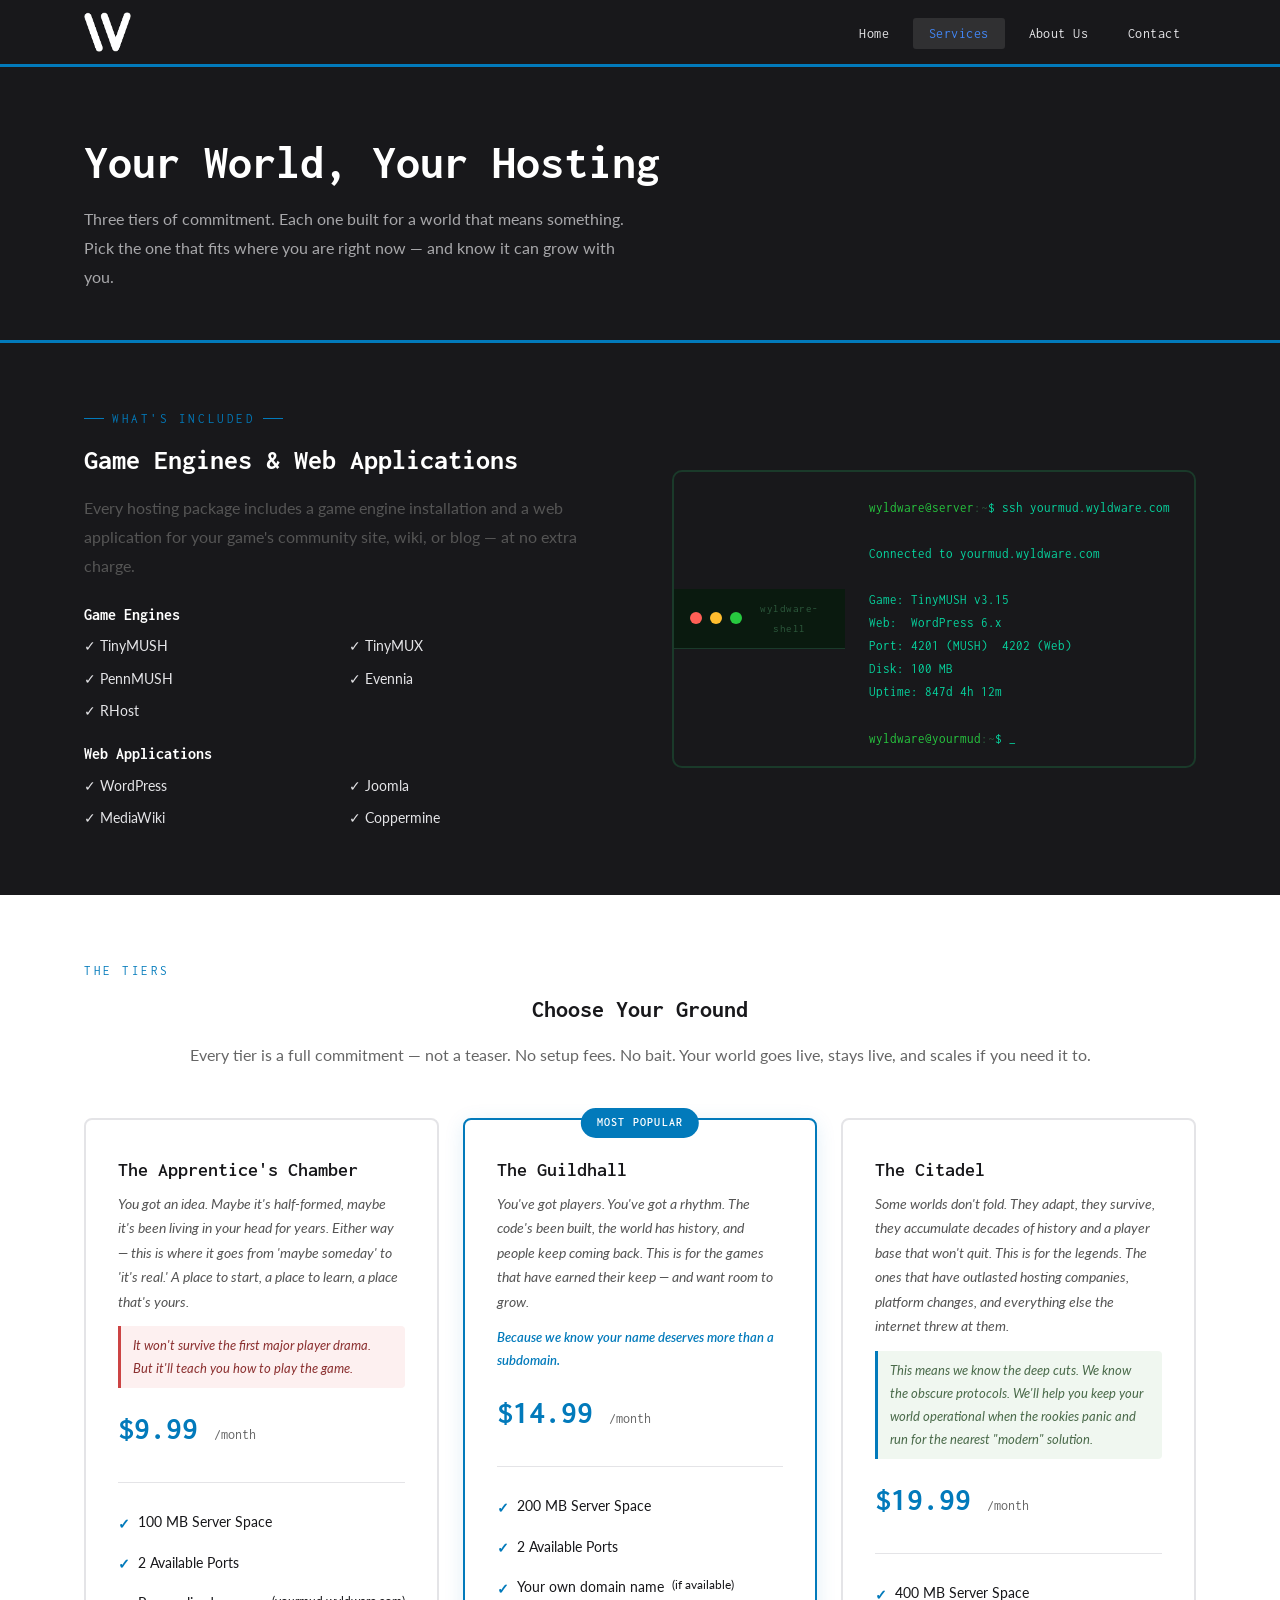
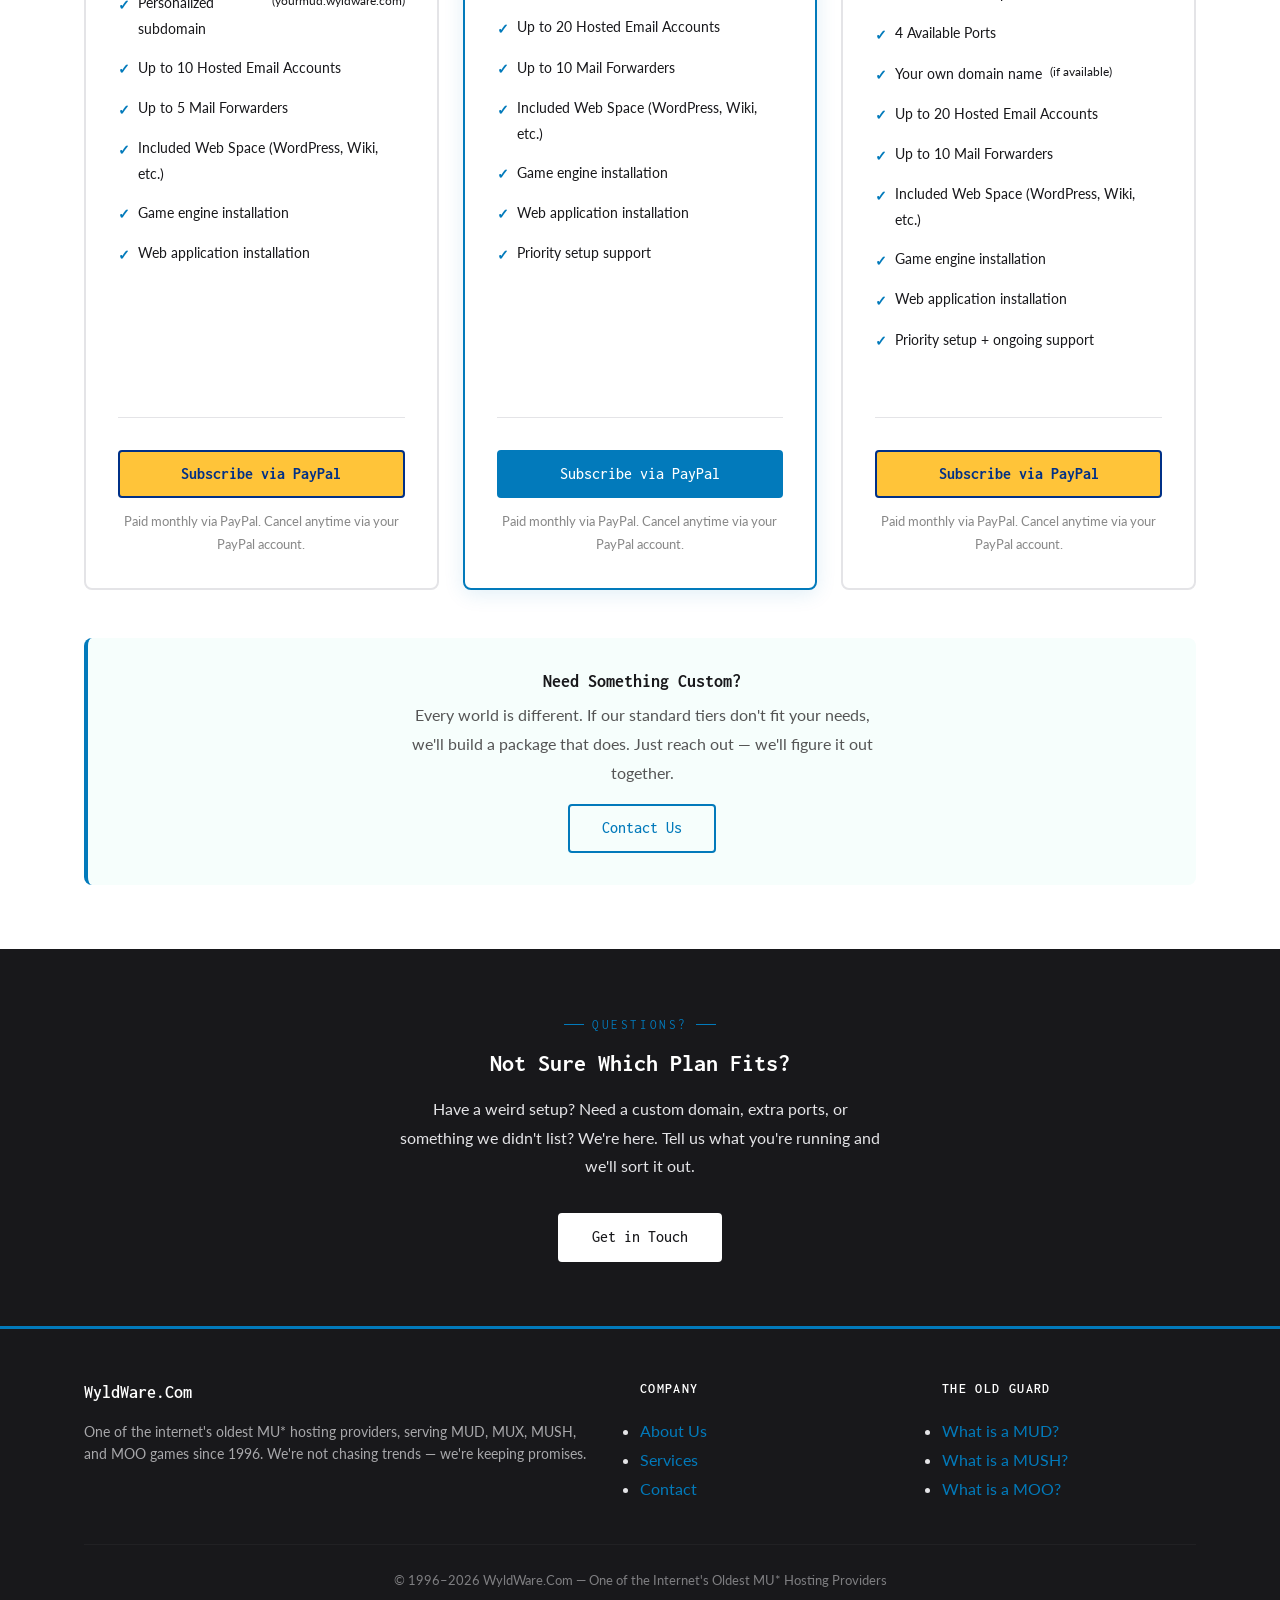
<file: services.html>
<!DOCTYPE html>
<html lang="en">
<head>
  <meta charset="UTF-8">
  <meta name="viewport" content="width=device-width, initial-scale=1.0">
  <title>Services &amp; Hosting Packages — WyldWare.Com</title>
  <meta name="description" content="MU* hosting packages for every world size. Basic, Advanced, and Deluxe plans for MUD, MUX, MUSH, and MOO games. Tailored hosting since 1996.">
  <link rel="icon" type="image/png" href="/media/favicon.png">
  <link rel="stylesheet" href="/css/style.css">
</head>
<body>

<!-- Navigation -->
<nav class="site-nav">
  <div class="container">
    <a href="/" class="nav-brand"><img src="/media/logo.png" alt="WyldWare" style="height:40px;width:auto;"></a>
    <ul class="nav-links" id="nav-links">
      <li><a href="/">Home</a></li>
      <li><a href="/services.html" class="active">Services</a></li>
      <li><a href="/about.html">About Us</a></li>
      <li><a href="/contact.html">Contact</a></li>
    </ul>
    <button class="mobile-menu-btn" onclick="document.getElementById('nav-links').classList.toggle('open')" aria-label="Menu">☰</button>
  </div>
</nav>

<!-- Page Header -->
<header class="page-header">
  <div class="container">
    <h1>Your World, Your Hosting</h1>
    <p class="page-header__sub">Three tiers of commitment. Each one built for a world that means something. Pick the one that fits where you are right now — and know it can grow with you.</p>
  </div>
</header>

<!-- Game Engines + Apps -->
<section class="section section--dark">
  <div class="container">
    <div class="feature-row">
      <div>
        <div class="eyebrow" style="justify-content: flex-start;">What's Included</div>
        <h2>Game Engines &amp; Web Applications</h2>
        <p>Every hosting package includes a game engine installation and a web application for your game's community site, wiki, or blog — at no extra charge.</p>
        <div style="margin-top: 1.5rem;">
          <h4 style="color: var(--white); font-size: 1rem; margin-bottom: 0.5rem;">Game Engines</h4>
          <ul style="color: var(--gray-light); list-style: none; display: grid; grid-template-columns: 1fr 1fr; gap: 0.4rem; font-size: 0.9rem;">
            <li>✓ TinyMUSH</li>
            <li>✓ TinyMUX</li>
            <li>✓ PennMUSH</li>
            <li>✓ Evennia</li>
            <li>✓ RHost</li>
          </ul>
          <h4 style="color: var(--white); font-size: 1rem; margin: 1.25rem 0 0.5rem;">Web Applications</h4>
          <ul style="color: var(--gray-light); list-style: none; display: grid; grid-template-columns: 1fr 1fr; gap: 0.4rem; font-size: 0.9rem;">
            <li>✓ WordPress</li>
            <li>✓ Joomla</li>
            <li>✓ MediaWiki</li>
            <li>✓ Coppermine</li>
          </ul>
        </div>
      </div>
      <div class="feature-row__visual" style="padding: 0; overflow: hidden; border-radius: 10px; border: 2px solid #1a3a2a;">
        <div style="background: #0a1a0f; padding: 0.6rem 1rem; border-bottom: 1px solid #1a3a2a; display: flex; gap: 0.5rem; align-items: center;">
          <span style="width:12px;height:12px;border-radius:50%;background:#ff5f56;display:inline-block;"></span>
          <span style="width:12px;height:12px;border-radius:50%;background:#ffbd2e;display:inline-block;"></span>
          <span style="width:12px;height:12px;border-radius:50%;background:#27c93f;display:inline-block;"></span>
          <span style="flex:1;text-align:center;font-family:'Inconsolata',monospace;font-size:0.7rem;color:#2d5a3d;letter-spacing:0.05em;">wyldware-shell</span>
        </div>
        <pre style="color: #06d6a0; font-size: 0.8rem; padding: 1.5rem 1.5rem 1rem; margin: 0; line-height: 1.8; font-family: 'Inconsolata', monospace;"><span style="color:#27c93f;">wyldware@server</span><span style="color:#2d5a3d;">:~</span>$ ssh yourmud.wyldware.com

Connected to yourmud.wyldware.com

Game: TinyMUSH v3.15
Web:  WordPress 6.x
Port: 4201 (MUSH)  4202 (Web)
Disk: 100 MB
Uptime: 847d 4h 12m

<span style="color:#27c93f;">wyldware@yourmud</span><span style="color:#2d5a3d;">:~</span>$ <span style="color:#06d6a0;">_</span></pre>
      </div>
    </div>
  </div>
</section>

<!-- Pricing Tiers -->
<section class="section" id="packages">
  <div class="container">
    <div class="eyebrow">The Tiers</div>
    <h2 class="text-center">Choose Your Ground</h2>
    <p class="text-center text-muted mt-1 mb-3">Every tier is a full commitment — not a teaser. No setup fees. No bait. Your world goes live, stays live, and scales if you need it to.</p>

    <div class="tiers-grid">

      <!-- Basic -->
      <div class="tier-card">
        <div class="tier-card__name">The Apprentice's Chamber</div>
        <div class="tier-card__desc">You got an idea. Maybe it's half-formed, maybe it's been living in your head for years. Either way — this is where it goes from 'maybe someday' to 'it's real.' A place to start, a place to learn, a place that's yours.</div>
        <div class="tier-card__warning">It won't survive the first major player drama. But it'll teach you how to play the game.</div>
        <div class="tier-card__price">$9.99 <span>/month</span></div>
        <div class="tier-card__divider"></div>
        <ul class="tier-card__features">
          <li>100 MB Server Space</li>
          <li>2 Available Ports</li>
          <li>Personalized subdomain<br><small>(yourmud.wyldware.com)</small></li>
          <li>Up to 10 Hosted Email Accounts</li>
          <li>Up to 5 Mail Forwarders</li>
          <li>Included Web Space (WordPress, Wiki, etc.)</li>
          <li>Game engine installation</li>
          <li>Web application installation</li>
        </ul>
        <div class="paypal-section">
          <form action="https://www.paypal.com/cgi-bin/webscr" method="post" target="_blank" style="display:contents;">
            <input type="hidden" name="cmd" value="_xclick-subscriptions">
            <input type="hidden" name="business" value="willow@fortsackville.com">
            <input type="hidden" name="item_name" value="The Apprentice's Chamber Hosting">
            <input type="hidden" name="a3" value="9.99">
            <input type="hidden" name="p3" value="1">
            <input type="hidden" name="t3" value="M">
            <input type="hidden" name="src" value="1">
            <input type="hidden" name="sra" value="1">
            <input type="hidden" name="charset" value="utf-8">
            <button type="submit" class="btn btn--outline" style="width:100%; background: #FFC439; border-color: #003087; color: #003087; font-weight: 700;">Subscribe via PayPal</button>
          </form>
          <p class="paypal-note">Paid monthly via PayPal. Cancel anytime via your PayPal account.</p>
        </div>
      </div>

      <!-- Advanced (Featured) -->
      <div class="tier-card tier-card--featured">
        <div class="tier-card__badge">Most Popular</div>
        <div class="tier-card__name">The Guildhall</div>
        <div class="tier-card__desc">You've got players. You've got a rhythm. The code's been built, the world has history, and people keep coming back. This is for the games that have earned their keep — and want room to grow.</div>
        <div class="tier-card__boast">Because we know your name deserves more than a subdomain.</div>
        <div class="tier-card__price">$14.99 <span>/month</span></div>
        <div class="tier-card__divider"></div>
        <ul class="tier-card__features">
          <li>200 MB Server Space</li>
          <li>2 Available Ports</li>
          <li>Your own domain name <small>(if available)</small></li>
          <li>Up to 20 Hosted Email Accounts</li>
          <li>Up to 10 Mail Forwarders</li>
          <li>Included Web Space (WordPress, Wiki, etc.)</li>
          <li>Game engine installation</li>
          <li>Web application installation</li>
          <li>Priority setup support</li>
        </ul>
        <div class="paypal-section">
          <form action="https://www.paypal.com/cgi-bin/webscr" method="post" target="_blank" style="display:contents;">
            <input type="hidden" name="cmd" value="_xclick-subscriptions">
            <input type="hidden" name="business" value="willow@fortsackville.com">
            <input type="hidden" name="item_name" value="The Guildhall Hosting">
            <input type="hidden" name="a3" value="14.99">
            <input type="hidden" name="p3" value="1">
            <input type="hidden" name="t3" value="M">
            <input type="hidden" name="src" value="1">
            <input type="hidden" name="sra" value="1">
            <input type="hidden" name="charset" value="utf-8">
            <button type="submit" class="btn btn--primary" style="width:100%;">Subscribe via PayPal</button>
          </form>
          <p class="paypal-note">Paid monthly via PayPal. Cancel anytime via your PayPal account.</p>
        </div>
      </div>

      <!-- Deluxe -->
      <div class="tier-card">
        <div class="tier-card__name">The Citadel</div>
        <div class="tier-card__desc">Some worlds don't fold. They adapt, they survive, they accumulate decades of history and a player base that won't quit. This is for the legends. The ones that have outlasted hosting companies, platform changes, and everything else the internet threw at them.</div>
        <div class="tier-card__secret">This means we know the deep cuts. We know the obscure protocols. We'll help you keep your world operational when the rookies panic and run for the nearest "modern" solution.</div>
        <div class="tier-card__price">$19.99 <span>/month</span></div>
        <div class="tier-card__divider"></div>
        <ul class="tier-card__features">
          <li>400 MB Server Space</li>
          <li>4 Available Ports</li>
          <li>Your own domain name <small>(if available)</small></li>
          <li>Up to 20 Hosted Email Accounts</li>
          <li>Up to 10 Mail Forwarders</li>
          <li>Included Web Space (WordPress, Wiki, etc.)</li>
          <li>Game engine installation</li>
          <li>Web application installation</li>
          <li>Priority setup + ongoing support</li>
        </ul>
        <div class="paypal-section">
          <form action="https://www.paypal.com/cgi-bin/webscr" method="post" target="_blank" style="display:contents;">
            <input type="hidden" name="cmd" value="_xclick-subscriptions">
            <input type="hidden" name="business" value="willow@fortsackville.com">
            <input type="hidden" name="item_name" value="The Citadel Hosting">
            <input type="hidden" name="a3" value="19.99">
            <input type="hidden" name="p3" value="1">
            <input type="hidden" name="t3" value="M">
            <input type="hidden" name="src" value="1">
            <input type="hidden" name="sra" value="1">
            <input type="hidden" name="charset" value="utf-8">
            <button type="submit" class="btn btn--outline" style="width:100%; background: #FFC439; border-color: #003087; color: #003087; font-weight: 700;">Subscribe via PayPal</button>
          </form>
          <p class="paypal-note">Paid monthly via PayPal. Cancel anytime via your PayPal account.</p>
        </div>
      </div>

    </div><!-- /.tiers-grid -->

    <!-- Custom Note -->
    <div class="text-center mt-3" style="padding: 2rem; background: var(--offwhite); border-radius: 8px; border-left: 4px solid var(--primary);">
      <h3 style="font-size: 1.1rem;">Need Something Custom?</h3>
      <p style="color: #555; max-width: 480px; margin: 0.5rem auto 0;">Every world is different. If our standard tiers don't fit your needs, we'll build a package that does. Just reach out — we'll figure it out together.</p>
      <a href="/contact.html" class="btn btn--outline mt-2" style="margin-top: 1rem;">Contact Us</a>
    </div>
  </div>
</section>

<!-- Bottom CTA -->
<section class="section section--dark text-center">
  <div class="container container--narrow">
    <div class="eyebrow" style="justify-content: center;">Questions?</div>
    <h2>Not Sure Which Plan Fits?</h2>
    <p style="color: var(--gray-light); max-width: 480px; margin: 1rem auto 0;">
      Have a weird setup? Need a custom domain, extra ports, or something we didn't list? We're here. Tell us what you're running and we'll sort it out.
    </p>
    <div style="margin-top: 2rem;">
      <a href="/contact.html" class="btn btn--white">Get in Touch</a>
    </div>
  </div>
</section>

<!-- Footer -->
<footer class="site-footer">
  <div class="container">
    <div class="footer-grid">
      <div>
        <div class="footer-brand__name">WyldWare.Com</div>
        <p class="footer-brand__desc">One of the internet's oldest MU* hosting providers, serving MUD, MUX, MUSH, and MOO games since 1996. We're not chasing trends — we're keeping promises.</p>
      </div>
      <div>
        <div class="footer-col__heading">Company</div>
        <ul>
          <li><a href="/about.html">About Us</a></li>
          <li><a href="/services.html">Services</a></li>
          <li><a href="/contact.html">Contact</a></li>
        </ul>
      </div>
      <div>
        <div class="footer-col__heading">The Old Guard</div>
        <ul>
          <li><a href="https://en.wikipedia.org/wiki/MUD" target="_blank" rel="noopener">What is a MUD?</a></li>
          <li><a href="https://en.wikipedia.org/wiki/MUSH" target="_blank" rel="noopener">What is a MUSH?</a></li>
          <li><a href="https://en.wikipedia.org/wiki/MOO" target="_blank" rel="noopener">What is a MOO?</a></li>
        </ul>
      </div>
    </div>
    <div class="footer-bar">
      &copy; 1996–2026 WyldWare.Com — One of the Internet's Oldest MU* Hosting Providers
    </div>
  </div>
</footer>
</file>
<file: css/style.css>
/* WyldWare Static Site Styles
   Based on wyldware.com brand colors: #027ABB (primary), #015EA0 (secondary), #18181B (dark), #3F3F46 (gray) */

@import url('https://fonts.googleapis.com/css2?family=Inconsolata:wght@400;500;600;700&family=Lato:wght@300;400;700&display=swap');

/* ─── Reset & Base ─────────────────────────────── */
*, *::before, *::after { box-sizing: border-box; margin: 0; padding: 0; }

:root {
  --primary:    #027ABB;
  --secondary:  #015EA0;
  --accent:     #4286F5;
  --dark:       #18181B;
  --darker:     #0F0F12;
  --gray:       #3F3F46;
  --gray-light: #E4E4E7;
  --white:      #FFFFFF;
  --offwhite:   #F6FEFC;
  --body-font: 'Lato', sans-serif;
  --heading-font: 'Inconsolata', monospace;
}

html {
  scroll-behavior: smooth;
}

body {
  font-family: var(--body-font);
  font-size: 16px;
  line-height: 1.8;
  color: var(--dark);
  background: var(--white);
}

h1, h2, h3, h4, h5, h6 {
  font-family: var(--heading-font);
  line-height: 1.3;
  color: var(--dark);
}

a {
  color: var(--primary);
  text-decoration: none;
  transition: color 0.2s;
}
a:hover { color: var(--accent); }

img { max-width: 100%; height: auto; display: block; }

/* ─── Layout Utilities ───────────────────────────── */
.container {
  width: 100%;
  max-width: 1160px;
  margin: 0 auto;
  padding: 0 1.5rem;
}

.container--narrow {
  max-width: 760px;
}

.section {
  padding: 4rem 0;
}

.section--dark {
  background: var(--dark);
  color: var(--white);
}

.section--dark h1,
.section--dark h2,
.section--dark h3,
.section--dark h4 {
  color: var(--white);
}

.section--dark p {
  color: var(--gray-light);
}

.section--darker {
  background: var(--darker);
  color: var(--white);
}

.section--darker h2 {
  color: var(--white);
}

/* ─── Buttons ───────────────────────────────────── */
.btn {
  display: inline-block;
  padding: 0.75rem 2rem;
  font-family: var(--heading-font);
  font-size: 1rem;
  font-weight: 500;
  border: 2px solid transparent;
  border-radius: 4px;
  cursor: pointer;
  text-align: center;
  text-decoration: none;
  transition: all 0.2s;
  line-height: 1.3;
}

.btn--primary {
  background: var(--primary);
  color: var(--white);
  border-color: var(--primary);
}
.btn--primary:hover {
  background: var(--secondary);
  border-color: var(--secondary);
  color: var(--white);
}

.btn--outline {
  background: transparent;
  color: var(--primary);
  border-color: var(--primary);
}
.btn--outline:hover {
  background: var(--primary);
  color: var(--white);
}

.btn--white {
  background: var(--white);
  color: var(--dark);
  border-color: var(--white);
}
.btn--white:hover {
  background: var(--gray-light);
  border-color: var(--gray-light);
  color: var(--dark);
}

.btn--outline-white {
  background: transparent;
  color: var(--white);
  border-color: var(--white);
}
.btn--outline-white:hover {
  background: var(--white);
  color: var(--dark);
}

.btn--small {
  padding: 0.5rem 1.25rem;
  font-size: 0.875rem;
}

.btn--large {
  padding: 1rem 2.5rem;
  font-size: 1.125rem;
}

/* ─── Navigation ────────────────────────────────── */
.site-nav {
  background: var(--dark);
  position: sticky;
  top: 0;
  z-index: 100;
  border-bottom: 3px solid var(--primary);
}

.site-nav .container {
  display: flex;
  align-items: center;
  justify-content: space-between;
  height: 64px;
}

.nav-brand {
  display: flex;
  align-items: center;
  gap: 0.75rem;
  color: var(--white);
  font-family: var(--heading-font);
  font-size: 1.25rem;
  font-weight: 600;
  letter-spacing: 0.05em;
}

.nav-brand:hover { color: var(--accent); }
.nav-brand img { height: 40px; width: auto; }

.nav-links {
  display: flex;
  list-style: none;
  gap: 0.5rem;
}

.nav-links a {
  color: var(--gray-light);
  font-family: var(--heading-font);
  font-size: 0.9rem;
  padding: 0.5rem 1rem;
  border-radius: 3px;
  transition: all 0.2s;
  letter-spacing: 0.03em;
}

.nav-links a:hover,
.nav-links a.active {
  color: var(--white);
  background: rgba(255,255,255,0.1);
}

.nav-links a.active {
  color: var(--accent);
}

.mobile-menu-btn {
  display: none;
  background: none;
  border: none;
  color: var(--white);
  font-size: 1.5rem;
  cursor: pointer;
  padding: 0.5rem;
}

@media (max-width: 768px) {
  .nav-links { display: none; flex-direction: column; position: absolute; top: 64px; left: 0; right: 0; background: var(--dark); padding: 1rem; gap: 0; }
  .nav-links.open { display: flex; }
  .nav-links a { padding: 0.75rem 1rem; }
  .mobile-menu-btn { display: block; }
  .hero > .container { flex-direction: column; }
  .hero__overlay { width: 80%; max-width: 320px; margin-top: 2rem; }
}

/* ─── Hero ──────────────────────────────────────── */
.hero {
  background: var(--dark);
  background-image: url('../media/bg-3.png');
  background-size: cover;
  background-position: center;
  background-attachment: fixed;
  color: var(--white);
  padding: 6rem 0 5rem;
  position: relative;
  overflow: hidden;
}

.hero::before {
  content: '';
  position: absolute;
  inset: 0;
  background: linear-gradient(to right, rgba(15,15,18,0.94) 0%, rgba(15,15,18,0.85) 50%, rgba(15,15,18,0.3) 100%);
  pointer-events: none;
  z-index: 0;
}

.hero > .container {
  position: relative;
  z-index: 1;
  display: flex;
  align-items: center;
  justify-content: space-between;
  gap: 3rem;
}

.hero__overlay {
  position: relative;
  z-index: 2;
  flex-shrink: 0;
  width: 45%;
  max-width: 480px;
  align-self: center;
  border-radius: 8px;
  box-shadow: 0 8px 40px rgba(0,0,0,0.5);
  opacity: 0.88;
}

.hero__content {
  position: relative;
  z-index: 1;
  flex: 1;
  min-width: 0;
  max-width: 640px;
}

.hero__eyebrow {
  font-family: var(--heading-font);
  font-size: 0.85rem;
  letter-spacing: 0.2em;
  text-transform: uppercase;
  color: var(--primary);
  margin-bottom: 1rem;
  display: flex;
  align-items: center;
  gap: 0.5rem;
}

.hero__eyebrow::before {
  content: '';
  display: inline-block;
  width: 24px;
  height: 2px;
  background: var(--primary);
}

.hero h1 {
  font-size: clamp(2.5rem, 6vw, 4rem);
  color: var(--white);
  margin-bottom: 1.25rem;
  font-weight: 600;
}

.hero h1 span {
  color: var(--primary);
}

.hero__sub {
  font-size: 1.15rem;
  color: var(--gray-light);
  margin-bottom: 2rem;
  max-width: 540px;
  line-height: 1.7;
}

.hero__actions {
  display: flex;
  flex-wrap: wrap;
  gap: 1rem;
  align-items: center;
}

.hero__stats {
  margin-top: 4rem;
  display: flex;
  gap: 3rem;
  flex-wrap: wrap;
}

.hero__stat {
  text-align: left;
}

.hero__stat-number {
  display: block;
  font-family: var(--heading-font);
  font-size: 2.5rem;
  font-weight: 700;
  color: var(--primary);
  line-height: 1;
}

.hero__stat-label {
  font-size: 0.8rem;
  letter-spacing: 0.1em;
  text-transform: uppercase;
  color: var(--gray);
  color: rgba(228,228,231,0.6);
}

/* ─── Value Props Grid ──────────────────────────── */
.props-grid {
  display: grid;
  grid-template-columns: repeat(auto-fit, minmax(240px, 1fr));
  gap: 2rem;
  margin-top: 3rem;
}

.prop-card {
  background: rgba(255,255,255,0.04);
  border: 1px solid rgba(255,255,255,0.08);
  border-radius: 8px;
  padding: 2rem;
  transition: all 0.3s;
}

.prop-card:hover {
  border-color: var(--primary);
  transform: translateY(-4px);
}

.prop-card__icon {
  font-size: 2rem;
  margin-bottom: 1rem;
  display: block;
}

.prop-card__title {
  font-family: var(--heading-font);
  font-size: 1.1rem;
  font-weight: 600;
  margin-bottom: 0.75rem;
  color: var(--white);
}

.prop-card__body {
  font-size: 0.9rem;
  color: var(--gray-light);
  opacity: 0.85;
}

/* ─── Feature Blocks ─────────────────────────────── */
.feature-row {
  display: grid;
  grid-template-columns: 1fr 1fr;
  gap: 4rem;
  align-items: center;
}

.feature-row--reverse {
  direction: rtl;
}
.feature-row--reverse > * {
  direction: ltr;
}

@media (max-width: 768px) {
  .feature-row { grid-template-columns: 1fr; gap: 2rem; }
  .feature-row--reverse { direction: ltr; }
}

.feature-row__label {
  font-family: var(--heading-font);
  font-size: 0.8rem;
  letter-spacing: 0.15em;
  text-transform: uppercase;
  color: var(--primary);
  margin-bottom: 0.5rem;
}

.feature-row h2 {
  font-size: 1.75rem;
  margin-bottom: 1rem;
}

.feature-row p {
  color: #555;
  margin-bottom: 1.25rem;
}

.feature-row__visual {
  background: var(--dark);
  border-radius: 8px;
  padding: 3rem;
  display: flex;
  align-items: center;
  justify-content: center;
  min-height: 280px;
}

.feature-row__visual pre {
  font-family: var(--heading-font);
  color: var(--gray-light);
  font-size: 0.85rem;
  line-height: 1.6;
}

/* ─── Hosting Tiers / Pricing ───────────────────── */
.tiers-grid {
  display: grid;
  grid-template-columns: repeat(auto-fit, minmax(260px, 1fr));
  gap: 1.5rem;
  margin-top: 3rem;
}

.tier-card {
  background: var(--white);
  border: 2px solid var(--gray-light);
  border-radius: 8px;
  padding: 2rem;
  display: flex;
  flex-direction: column;
  transition: all 0.3s;
  position: relative;
}

.tier-card:hover {
  border-color: var(--primary);
  box-shadow: 0 8px 30px rgba(2,122,187,0.15);
  transform: translateY(-4px);
}

.tier-card--featured {
  border-color: var(--primary);
  box-shadow: 0 4px 20px rgba(2,122,187,0.12);
}

.tier-card__badge {
  position: absolute;
  top: -12px;
  left: 50%;
  transform: translateX(-50%);
  background: var(--primary);
  color: var(--white);
  font-family: var(--heading-font);
  font-size: 0.75rem;
  font-weight: 600;
  letter-spacing: 0.1em;
  text-transform: uppercase;
  padding: 0.25rem 1rem;
  border-radius: 20px;
}

.tier-card__name {
  font-family: var(--heading-font);
  font-size: 1.25rem;
  font-weight: 600;
  margin-bottom: 0.25rem;
}

.tier-card__tagline {
  font-size: 0.85rem;
  color: #666;
  margin-bottom: 1.25rem;
}

.tier-card__desc {
  font-size: 0.9rem;
  color: #555;
  line-height: 1.7;
  margin-bottom: 0.75rem;
  font-style: italic;
}

.tier-card__warning {
  font-size: 0.8rem;
  color: #8b3030;
  background: #fdf0f0;
  border-left: 3px solid #c44;
  padding: 0.5rem 0.75rem;
  border-radius: 0 4px 4px 0;
  font-style: italic;
  margin-bottom: 0.75rem;
}

.tier-card__boast {
  font-size: 0.8rem;
  color: var(--primary);
  font-style: italic;
  font-weight: 600;
  margin-bottom: 0.75rem;
}

.tier-card__secret {
  font-size: 0.8rem;
  color: #4a6a4a;
  background: #f0f7f0;
  border-left: 3px solid var(--primary);
  padding: 0.5rem 0.75rem;
  border-radius: 0 4px 4px 0;
  font-style: italic;
  margin-bottom: 0.75rem;
}

.tier-card__price {
  font-family: var(--heading-font);
  font-size: 2rem;
  font-weight: 700;
  color: var(--primary);
  margin-bottom: 0.25rem;
}

.tier-card__price span {
  font-size: 0.9rem;
  font-weight: 400;
  color: #666;
}

.tier-card__divider {
  height: 1px;
  background: var(--gray-light);
  margin: 1.25rem 0;
}

.tier-card__features {
  list-style: none;
  flex: 1;
  margin-bottom: 1.5rem;
}

.tier-card__features li {
  padding: 0.4rem 0;
  font-size: 0.9rem;
  display: flex;
  align-items: flex-start;
  gap: 0.5rem;
}

.tier-card__features li::before {
  content: '✓';
  color: var(--primary);
  font-weight: 700;
  flex-shrink: 0;
  margin-top: 0.1rem;
}

/* ─── PayPal Buttons ──────────────────────────────── */
.paypal-section {
  margin-top: 2rem;
  padding-top: 2rem;
  border-top: 1px solid var(--gray-light);
}

.paypal-buttons {
  display: flex;
  gap: 1rem;
  flex-wrap: wrap;
}

.paypal-btn {
  display: inline-block;
  background: #FFC439;
  color: #003087;
  font-family: var(--heading-font);
  font-size: 0.9rem;
  font-weight: 700;
  padding: 0.75rem 1.5rem;
  border-radius: 4px;
  text-decoration: none;
  border: 1px solid #003087;
  transition: all 0.2s;
  cursor: pointer;
  text-align: center;
  flex: 1;
  min-width: 180px;
}

.paypal-btn:hover {
  background: #FFD966;
  color: #003087;
}

.paypal-note {
  font-size: 0.8rem;
  color: #888;
  margin-top: 0.75rem;
  text-align: center;
}

/* ─── About / Team ──────────────────────────────── */
.founder-card {
  display: grid;
  grid-template-columns: auto 1fr;
  gap: 2rem;
  align-items: start;
  background: var(--offwhite);
  border-radius: 8px;
  padding: 2rem;
  border-left: 4px solid var(--primary);
}

@media (max-width: 600px) {
  .founder-card { grid-template-columns: 1fr; }
}

.founder-card__avatar {
  width: 80px;
  height: 80px;
  border-radius: 50%;
  background: var(--primary);
  display: flex;
  align-items: center;
  justify-content: center;
  font-family: var(--heading-font);
  font-size: 1.75rem;
  font-weight: 700;
  color: var(--white);
  flex-shrink: 0;
}

.founder-card__name {
  font-family: var(--heading-font);
  font-size: 1.1rem;
  font-weight: 600;
  margin-bottom: 0.25rem;
}

.founder-card__role {
  font-size: 0.85rem;
  color: var(--primary);
  text-transform: uppercase;
  letter-spacing: 0.1em;
  margin-bottom: 0.75rem;
  font-family: var(--heading-font);
}

.founder-card__bio {
  font-size: 0.95rem;
  color: #555;
}

/* ─── Contact Form ──────────────────────────────── */
.contact-grid {
  display: grid;
  grid-template-columns: 1fr 1fr;
  gap: 3rem;
  align-items: start;
}

@media (max-width: 768px) {
  .contact-grid { grid-template-columns: 1fr; }
}

.contact-form {
  background: var(--offwhite);
  border-radius: 8px;
  padding: 2rem;
  border-left: 4px solid var(--primary);
}

.form-group {
  margin-bottom: 1.25rem;
}

.form-group label {
  display: block;
  font-family: var(--heading-font);
  font-size: 0.85rem;
  font-weight: 600;
  margin-bottom: 0.4rem;
  color: var(--dark);
}

.form-group label .required {
  color: var(--primary);
}

.form-group input,
.form-group textarea,
.form-group select {
  width: 100%;
  padding: 0.7rem 1rem;
  font-family: var(--body-font);
  font-size: 0.95rem;
  border: 1px solid var(--gray-light);
  border-radius: 4px;
  background: var(--white);
  transition: border-color 0.2s;
}

.form-group input:focus,
.form-group textarea:focus {
  outline: none;
  border-color: var(--primary);
}

.form-group textarea {
  min-height: 140px;
  resize: vertical;
}

.contact-info__block {
  margin-bottom: 2rem;
}

.contact-info__block h3 {
  font-family: var(--heading-font);
  font-size: 1rem;
  margin-bottom: 0.5rem;
}

.contact-info__block p {
  font-size: 0.9rem;
  color: #555;
}

.contact-info__social {
  display: flex;
  gap: 0.75rem;
  margin-top: 0.75rem;
}

.contact-info__social a {
  display: inline-flex;
  align-items: center;
  justify-content: center;
  width: 36px;
  height: 36px;
  background: var(--primary);
  color: var(--white);
  border-radius: 50%;
  font-size: 0.9rem;
  transition: background 0.2s;
}

.contact-info__social a:hover {
  background: var(--secondary);
  color: var(--white);
}

/* ─── Quote / Testimonial ────────────────────────── */
.quote-block {
  background: var(--darker);
  border-left: 4px solid var(--primary);
  padding: 2.5rem;
  border-radius: 0 8px 8px 0;
  margin: 3rem 0;
}

.quote-block blockquote {
  font-family: var(--heading-font);
  font-size: 1.2rem;
  font-style: italic;
  color: var(--white);
  line-height: 1.6;
  margin-bottom: 1rem;
}

.quote-block cite {
  font-size: 0.85rem;
  color: var(--primary);
  font-style: normal;
}

/* ─── Footer ────────────────────────────────────── */
.site-footer {
  background: var(--dark);
  color: var(--gray-light);
  padding: 3rem 0 1.5rem;
  border-top: 3px solid var(--primary);
}

.footer-grid {
  display: grid;
  grid-template-columns: 2fr 1fr 1fr;
  gap: 3rem;
  margin-bottom: 2.5rem;
}

@media (max-width: 768px) {
  .footer-grid { grid-template-columns: 1fr; gap: 2rem; }
}

.footer-brand__name {
  font-family: var(--heading-font);
  font-size: 1.1rem;
  font-weight: 600;
  color: var(--white);
  margin-bottom: 0.75rem;
}

.footer-brand__desc {
  font-size: 0.875rem;
  line-height: 1.6;
  opacity: 0.7;
}

.footer-col__heading {
  font-family: var(--heading-font);
  font-size: 0.85rem;
  font-weight: 600;
  letter-spacing: 0.1em;
  text-transform: uppercase;
  color: var(--white);
  margin-bottom: 1rem;
}

.footer-col ul {
  list-style: none;
}

.footer-col ul li {
  margin-bottom: 0.5rem;
}

.footer-col ul a {
  font-size: 0.875rem;
  color: var(--gray-light);
  opacity: 0.7;
  transition: opacity 0.2s;
}

.footer-col ul a:hover {
  opacity: 1;
  color: var(--white);
}

.footer-bar {
  border-top: 1px solid rgba(255,255,255,0.08);
  padding-top: 1.5rem;
  text-align: center;
  font-size: 0.8rem;
  opacity: 0.5;
}

/* ─── Page Headers ──────────────────────────────── */
.page-header {
  background: var(--dark);
  color: var(--white);
  padding: 4rem 0 3rem;
  border-bottom: 3px solid var(--primary);
}

.page-header h1 {
  font-size: clamp(2rem, 5vw, 3rem);
  color: var(--white);
  margin-bottom: 0.75rem;
}

.page-header__sub {
  color: var(--gray-light);
  opacity: 0.7;
  font-size: 1rem;
  max-width: 560px;
}

/* ─── Era Milestones ───────────────────────────── */
.survived-grid {
  display: grid;
  grid-template-columns: repeat(auto-fit, minmax(280px, 1fr));
  gap: 1.5rem;
  margin-top: 2.5rem;
}

.survived-card {
  border: 1px solid var(--gray-light);
  border-radius: 8px;
  padding: 1.75rem;
  background: var(--offwhite);
  transition: all 0.25s;
  position: relative;
  overflow: hidden;
}

.survived-card::before {
  content: '';
  position: absolute;
  top: 0;
  left: 0;
  right: 0;
  height: 3px;
  background: var(--primary);
}

.survived-card:hover {
  border-color: var(--primary);
  transform: translateY(-3px);
  box-shadow: 0 6px 24px rgba(2,122,187,0.12);
}

.survived-card__year {
  font-family: var(--heading-font);
  font-size: 0.75rem;
  font-weight: 700;
  letter-spacing: 0.15em;
  text-transform: uppercase;
  color: var(--primary);
  margin-bottom: 0.4rem;
}

.survived-card__event {
  font-family: var(--heading-font);
  font-size: 1.05rem;
  font-weight: 600;
  color: var(--dark);
  margin-bottom: 0.75rem;
}

.survived-card__desc {
  font-size: 0.9rem;
  color: #666;
  line-height: 1.65;
}

/* ─── Footer links ─────────────────────────────── */
.footer-col__heading + ul + .footer-col__heading + ul {
  margin-top: 0;
}

/* ─── Game Types Grid ────────────────────────────── */
.game-grid {
  display: grid;
  grid-template-columns: repeat(auto-fit, minmax(180px, 1fr));
  gap: 1.5rem;
  margin-top: 2.5rem;
}

.game-tag {
  background: rgba(2,122,187,0.08);
  border: 1px solid rgba(2,122,187,0.25);
  border-radius: 6px;
  padding: 1.25rem 1rem;
  text-align: center;
  font-family: var(--heading-font);
  font-size: 1.1rem;
  font-weight: 600;
  color: var(--primary);
  transition: all 0.2s;
}

.game-tag:hover {
  background: rgba(2,122,187,0.15);
  border-color: var(--primary);
}

.game-tag span {
  display: block;
  font-size: 0.75rem;
  font-weight: 400;
  color: #666;
  margin-top: 0.25rem;
}

/* ─── Misc ──────────────────────────────────────── */
.text-center { text-align: center; }
.text-primary { color: var(--primary); }
.text-muted { color: #666; }
.mt-1 { margin-top: 1rem; }
.mt-2 { margin-top: 2rem; }
.mb-1 { margin-bottom: 1rem; }
.mb-2 { margin-bottom: 2rem; }
.mb-3 { margin-bottom: 3rem; }

.eyebrow {
  font-family: var(--heading-font);
  font-size: 0.8rem;
  letter-spacing: 0.2em;
  text-transform: uppercase;
  color: var(--primary);
  margin-bottom: 0.75rem;
  display: flex;
  align-items: center;
  justify-content: center;
  gap: 0.5rem;
}

.eyebrow::before, .eyebrow::after {
  content: '';
  display: inline-block;
  width: 20px;
  height: 1px;
  background: var(--primary);
}

/* Override for left-aligned eyebrow in non-hero sections */
.section .eyebrow:not([style]) {
  justify-content: flex-start;
}

.section .eyebrow:not([style])::before,
.section .eyebrow:not([style])::after {
  display: none;
}

/* ─── Misc ──────────────────────────────────────── */
.text-center { text-align: center; }
.text-primary { color: var(--primary); }
.text-muted { color: #666; }
.mt-1 { margin-top: 1rem; }
.mt-2 { margin-top: 2rem; }
.mt-3 { margin-top: 3rem; }
.mb-1 { margin-bottom: 1rem; }
.mb-2 { margin-bottom: 2rem; }
.mb-3 { margin-bottom: 3rem; }

.eyebrow {
  font-family: var(--heading-font);
  font-size: 0.8rem;
  letter-spacing: 0.2em;
  text-transform: uppercase;
  color: var(--primary);
  margin-bottom: 0.75rem;
  display: flex;
  align-items: center;
  justify-content: center;
  gap: 0.5rem;
}

.eyebrow::before, .eyebrow::after {
  content: '';
  display: inline-block;
  width: 20px;
  height: 1px;
  background: var(--primary);
}
</file>
